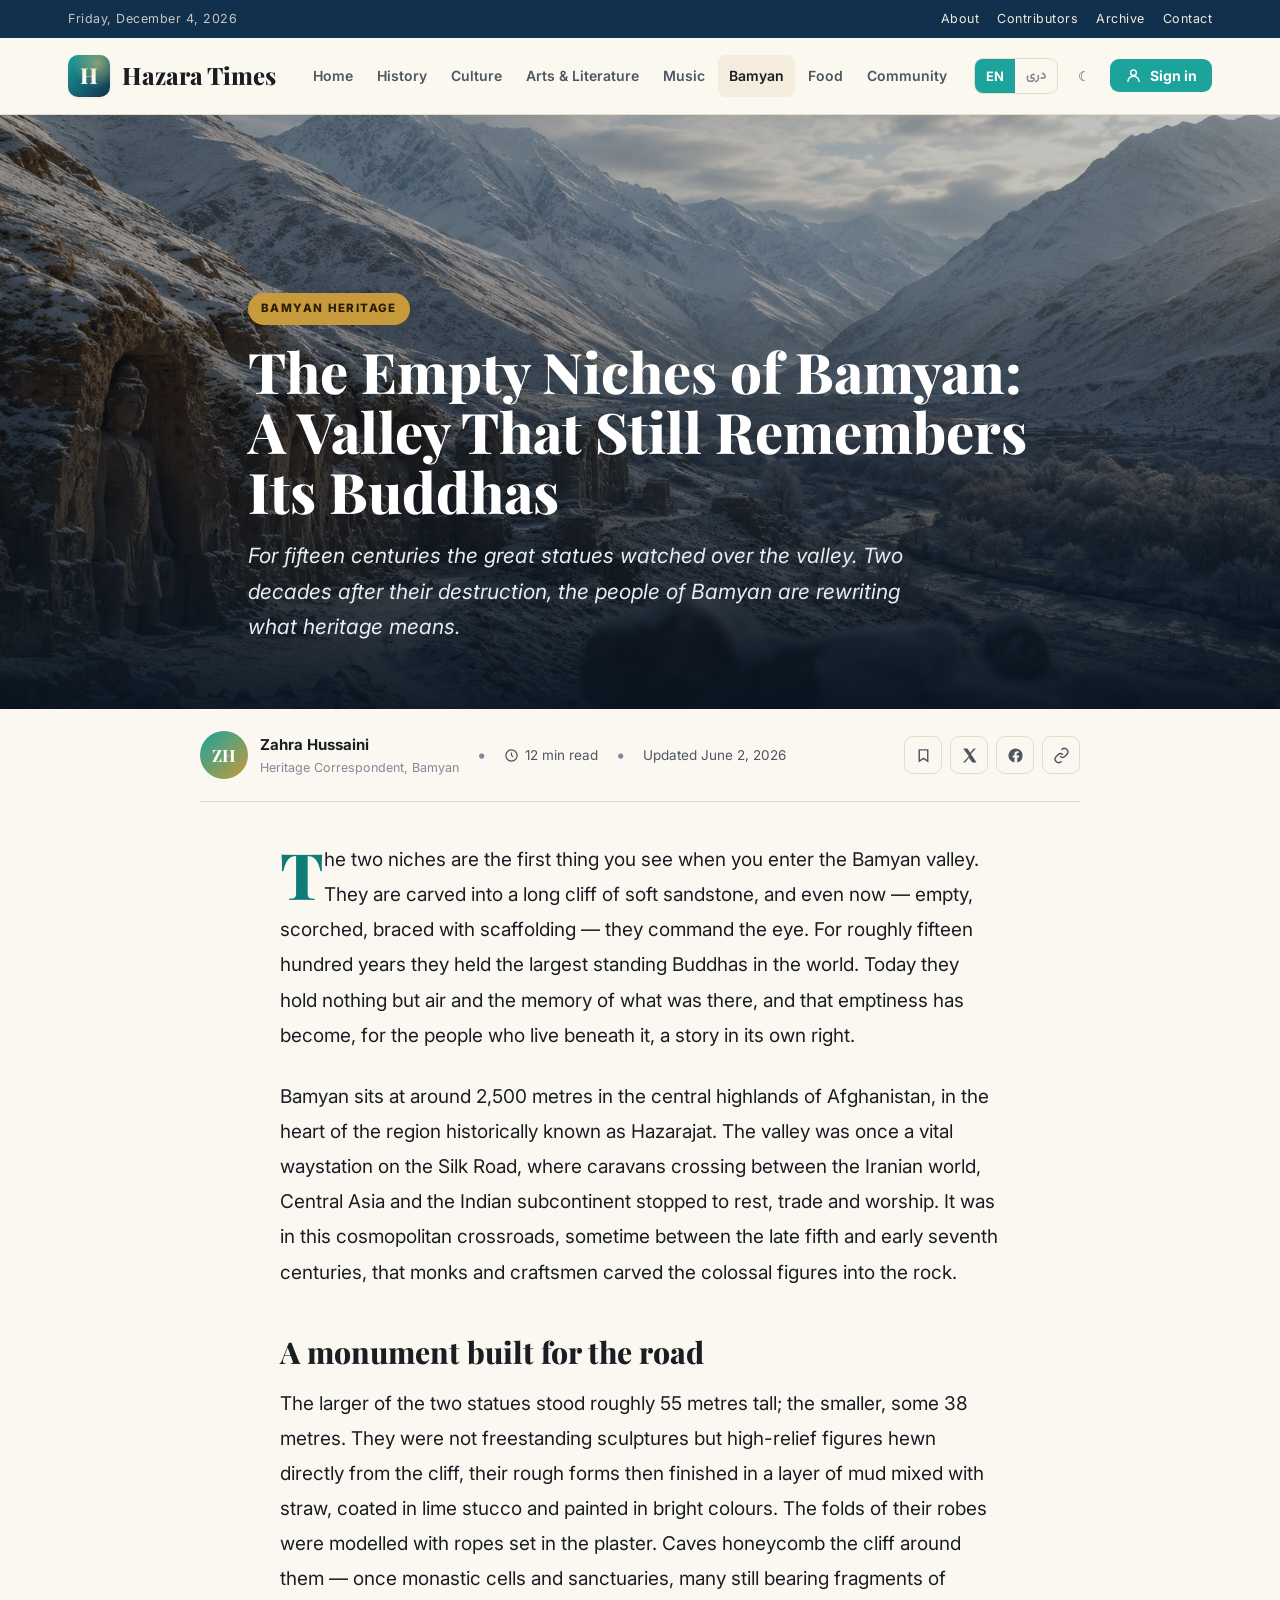
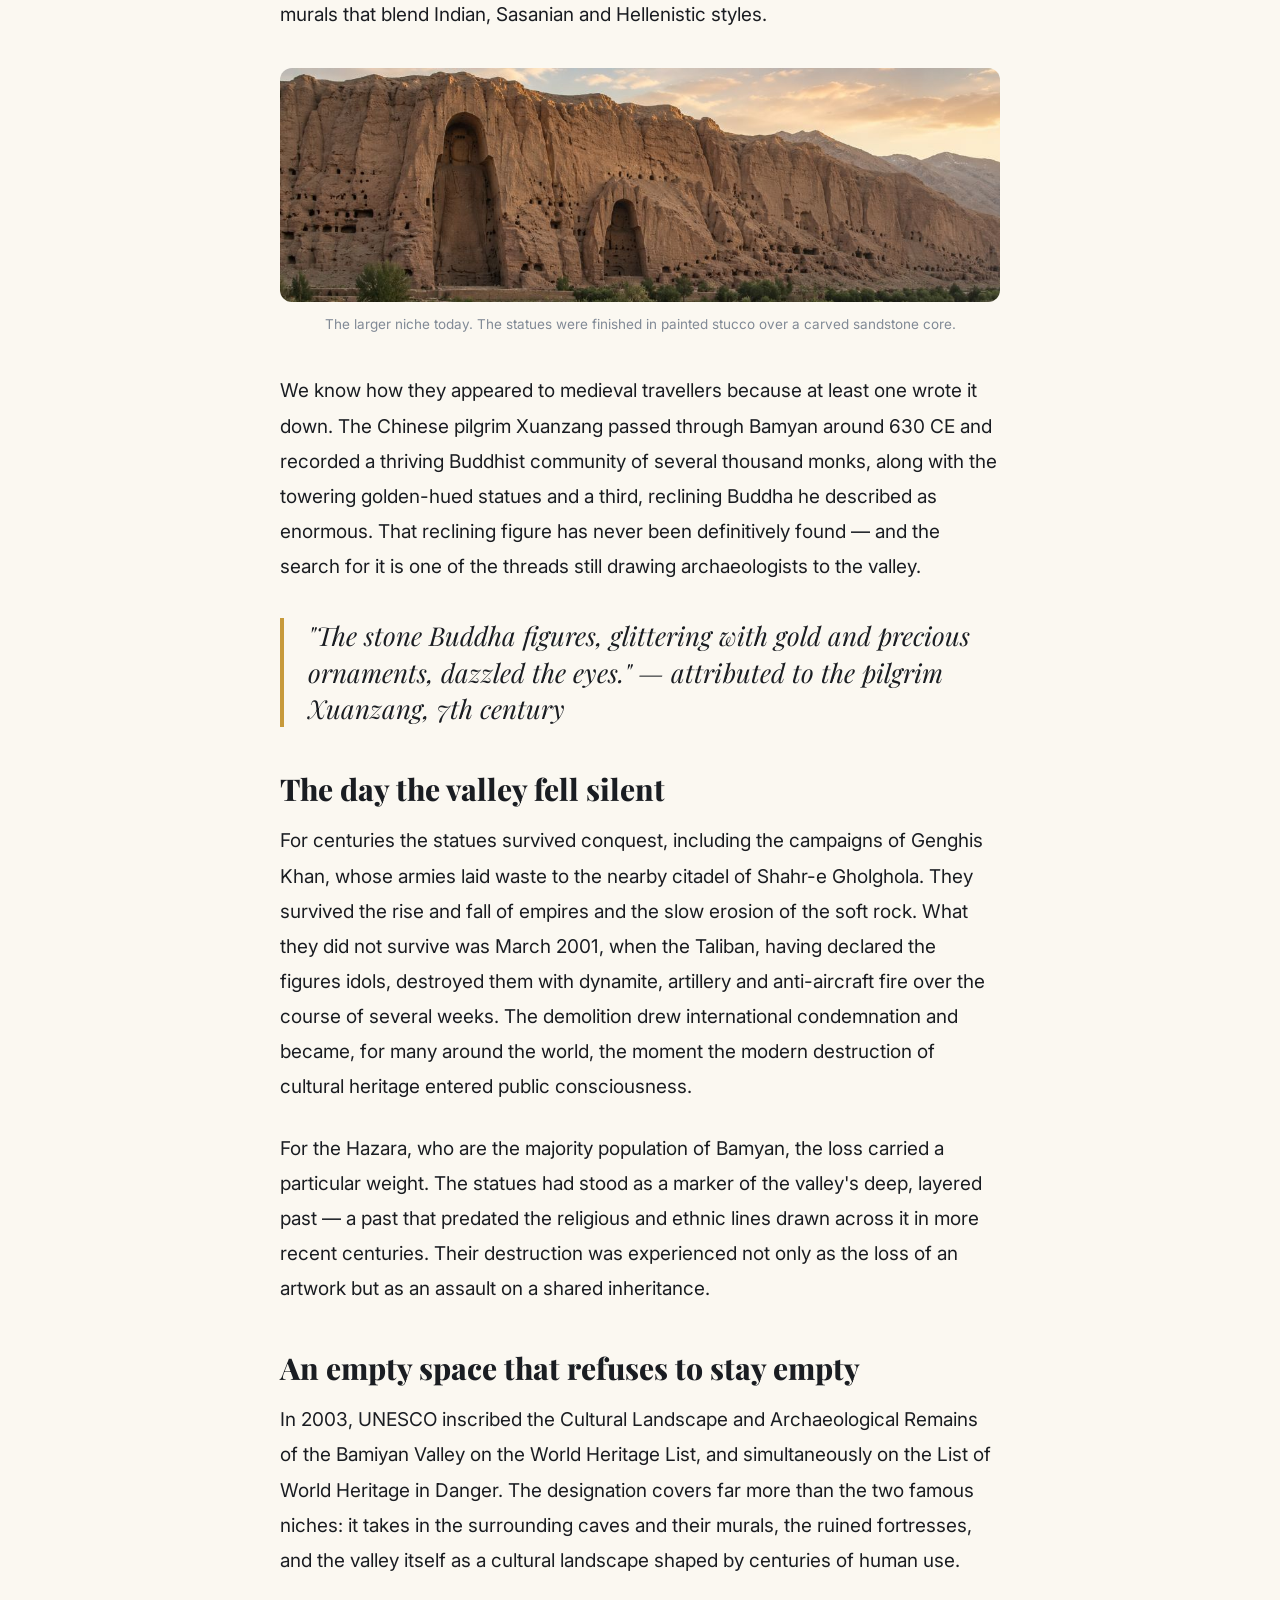
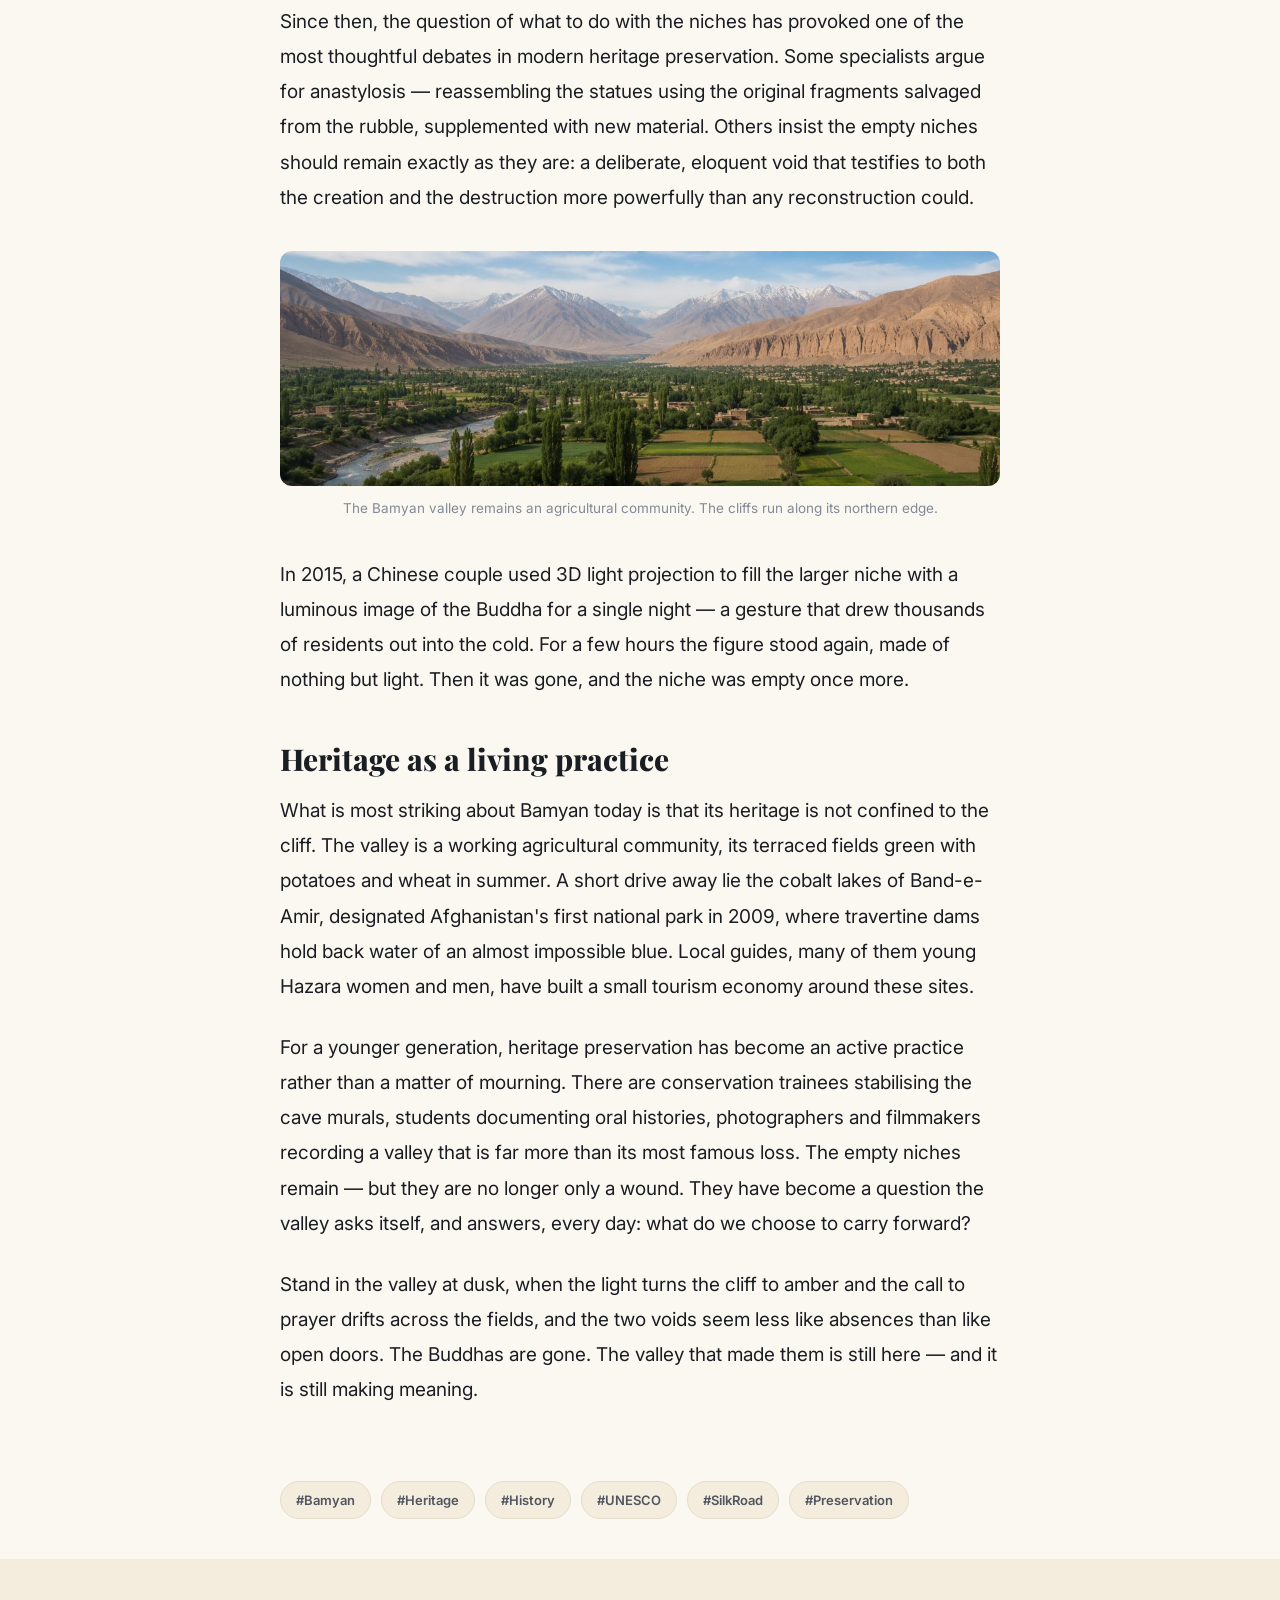
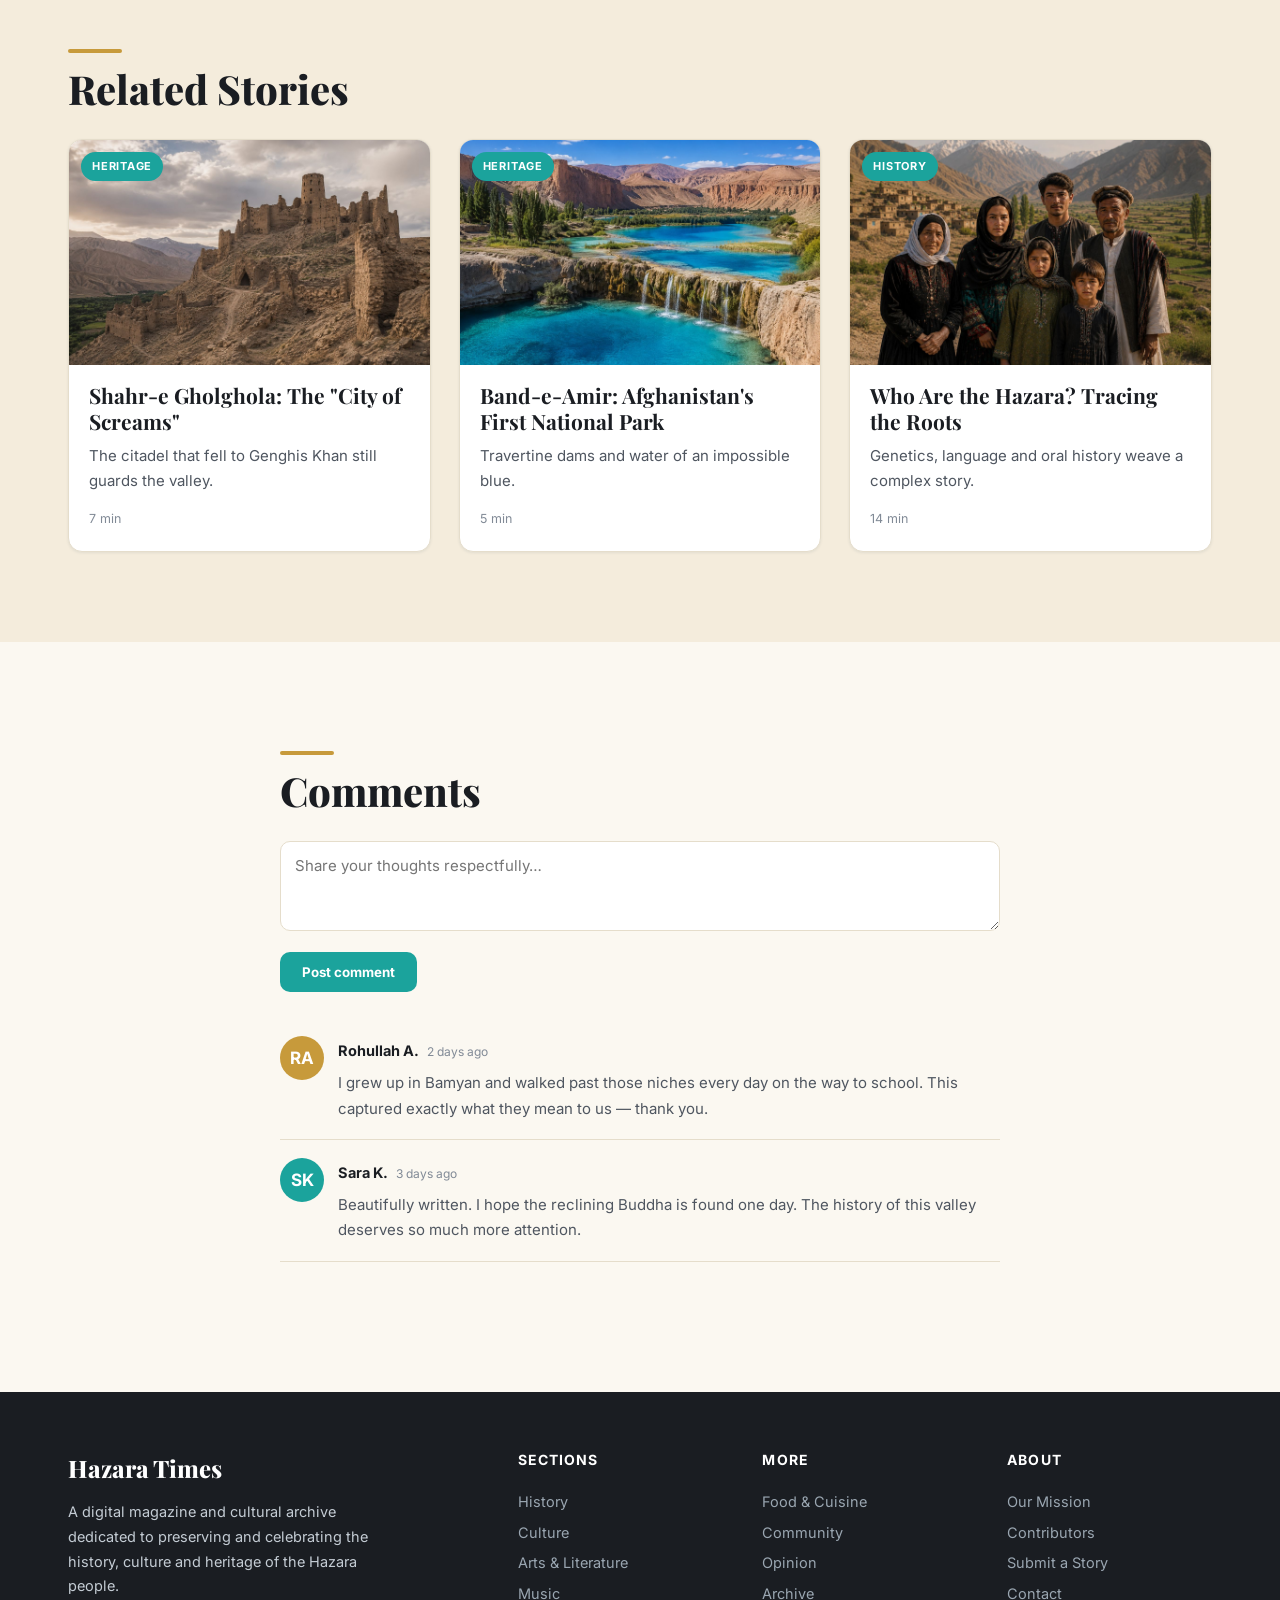
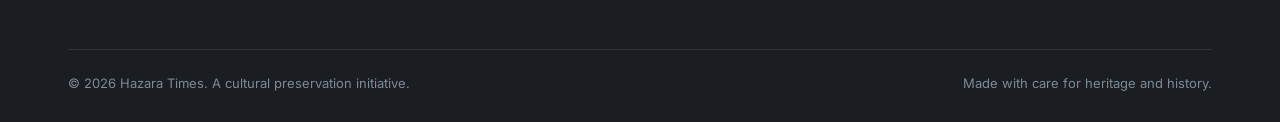
<file: article.html>
<!DOCTYPE html>
<html lang="en" dir="ltr" data-theme="light">
<head>
<meta charset="UTF-8">
<meta name="viewport" content="width=device-width, initial-scale=1.0">
<title>The Empty Niches of Bamyan — Hazara Times</title>
<meta name="description" content="For fifteen centuries the great Buddhas of Bamyan watched over the valley. Two decades after their destruction, the people of Bamyan are rewriting what heritage means.">
<meta property="og:type" content="article">
<meta property="og:title" content="The Empty Niches of Bamyan: A Valley That Still Remembers Its Buddhas">
<link rel="preconnect" href="https://fonts.googleapis.com">
<link rel="preconnect" href="https://fonts.gstatic.com" crossorigin>
<link href="https://fonts.googleapis.com/css2?family=Playfair+Display:wght@500;600;700;800;900&family=Inter:wght@400;500;600;700&family=Vazirmatn:wght@400;500;700;800&display=swap" rel="stylesheet">
<link rel="stylesheet" href="styles.css">
</head>
<body>

<div class="reading-progress"></div>

<!-- Top bar -->
<div class="topbar">
  <div class="wrap">
    <span class="date" id="today">Tuesday, June 2, 2026</span>
    <div class="links"><a href="#" data-fa="درباره">About</a><a href="#" data-fa="نویسندگان">Contributors</a><a href="#" data-fa="آرشیو">Archive</a><a href="#" data-fa="تماس">Contact</a></div>
  </div>
</div>

<!-- Header -->
<header class="site-header">
  <div class="wrap">
    <a class="brand" href="index.html">
      <span class="mark">H</span>
      <span><span class="name">Hazara Times</span><span class="tag" data-i18n="tagline">History • Culture • Identity • Heritage</span></span>
    </a>
    <nav class="nav" aria-label="Primary">
      <a href="index.html" data-i18n="nav_home">Home</a>
      <a href="history.html" data-i18n="nav_history">History</a>
      <a href="culture.html" data-i18n="nav_culture">Culture</a>
      <a href="arts.html" data-i18n="nav_arts">Arts &amp; Literature</a>
      <a href="music.html" data-i18n="nav_music">Music</a>
      <a class="active" href="bamyan.html" data-i18n="nav_bamyan">Bamyan</a>
      <a href="food.html" data-i18n="nav_food">Food</a>
      <a href="community.html" data-i18n="nav_community">Community</a>
    </nav>
    <div class="header-tools">
      <div class="lang-switch" role="group" aria-label="Language">
        <button class="active" data-lang="en" onclick="setLang('en')">EN</button>
        <button data-lang="fa" onclick="setLang('fa')">دری</button>
      </div>
      <button class="icon-btn" aria-label="Toggle dark mode" onclick="toggleTheme()"><span data-theme-icon>☾</span></button>
      <button class="icon-btn menu-toggle" aria-label="Menu" onclick="toggleDrawer()">
        <svg viewBox="0 0 24 24" fill="none" stroke="currentColor" stroke-width="2"><path d="M3 6h18M3 12h18M3 18h18"/></svg>
      </button>
    </div>
  </div>
</header>

<div class="drawer" id="drawer">
  <button class="close" onclick="toggleDrawer()" aria-label="Close">×</button>
  <a href="index.html" data-fa="خانه">Home</a><a href="history.html" data-fa="تاریخ">History</a><a href="culture.html" data-fa="فرهنگ">Culture</a>
  <a href="arts.html" data-fa="هنر و ادبیات">Arts &amp; Literature</a><a href="music.html" data-fa="موسیقی">Music</a><a href="bamyan.html" data-fa="میراث بامیان">Bamyan Heritage</a>
  <a href="food.html" data-fa="غذا">Food</a><a href="community.html" data-fa="جامعه">Community</a>
</div>

<!-- Article hero -->
<article>
<div class="article-hero">
  <div class="bg" style="background-image:url('images/bamyan-cliffs.jpg')"></div>
  <div class="scrim"></div>
  <div class="content">
    <span class="chip" data-fa="میراث بامیان">Bamyan Heritage</span>
    <h1 data-fa="نیچ‌های خالی بامیان: دره‌ای که هنوز بوداهایش را به یاد دارد">The Empty Niches of Bamyan: A Valley That Still Remembers Its Buddhas</h1>
    <p class="dek" data-fa="برای پانزده قرن مجسمه‌های بزرگ نگهبان دره بودند. دو دهه پس از تخریب آن‌ها، مردم بامیان معنای میراث را از نو می‌نویسند.">For fifteen centuries the great statues watched over the valley. Two decades after their destruction, the people of Bamyan are rewriting what heritage means.</p>
  </div>
</div>

<div class="wrap">
  <!-- meta -->
  <div class="article-meta" style="max-width:880px;margin:0 auto">
    <div class="author">
      <div class="ava">ZH</div>
      <div><div class="name">Zahra Hussaini</div><div class="role" data-fa="خبرنگار میراث، بامیان">Heritage Correspondent, Bamyan</div></div>
    </div>
    <span class="dot">•</span>
    <span class="mi"><svg width="15" height="15" viewBox="0 0 24 24" fill="none" stroke="currentColor" stroke-width="2"><circle cx="12" cy="12" r="9"/><path d="M12 7v5l3 2"/></svg> <span data-fa="۱۲ دقیقه مطالعه">12 min read</span></span>
    <span class="dot">•</span>
    <span class="mi" data-fa="به‌روزرسانی ۲ ژوئن ۲۰۲۶">Updated June 2, 2026</span>
    <div class="share">
      <button onclick="toggleBookmark(this,'bamyan-niches')" aria-label="Bookmark"><svg viewBox="0 0 24 24" fill="none" stroke="currentColor" stroke-width="2"><path d="M6 4h12v16l-6-4-6 4z"/></svg></button>
      <button onclick="shareArticle('X')" aria-label="Share on X"><svg viewBox="0 0 24 24" fill="currentColor"><path d="M18 2h3l-7 8 8 12h-6l-5-7-5 7H3l8-9L3 2h6l4 6 5-6z"/></svg></button>
      <button onclick="shareArticle('Facebook')" aria-label="Share on Facebook"><svg viewBox="0 0 24 24" fill="currentColor"><path d="M22 12a10 10 0 1 0-11.5 9.9v-7H8v-2.9h2.5V9.8c0-2.5 1.5-3.9 3.8-3.9 1.1 0 2.2.2 2.2.2v2.5h-1.3c-1.2 0-1.6.8-1.6 1.6V12H17l-.4 2.9h-2.1v7A10 10 0 0 0 22 12z"/></svg></button>
      <button onclick="shareArticle('')" aria-label="Copy link"><svg viewBox="0 0 24 24" fill="none" stroke="currentColor" stroke-width="2"><path d="M10 13a5 5 0 0 0 7 0l3-3a5 5 0 0 0-7-7l-1 1"/><path d="M14 11a5 5 0 0 0-7 0l-3 3a5 5 0 0 0 7 7l1-1"/></svg></button>
    </div>
  </div>

  <!-- body -->
  <div class="article-body">
    <p>The two niches are the first thing you see when you enter the Bamyan valley. They are carved into a long cliff of soft sandstone, and even now — empty, scorched, braced with scaffolding — they command the eye. For roughly fifteen hundred years they held the largest standing Buddhas in the world. Today they hold nothing but air and the memory of what was there, and that emptiness has become, for the people who live beneath it, a story in its own right.</p>

    <p>Bamyan sits at around 2,500 metres in the central highlands of Afghanistan, in the heart of the region historically known as Hazarajat. The valley was once a vital waystation on the Silk Road, where caravans crossing between the Iranian world, Central Asia and the Indian subcontinent stopped to rest, trade and worship. It was in this cosmopolitan crossroads, sometime between the late fifth and early seventh centuries, that monks and craftsmen carved the colossal figures into the rock.</p>

    <h2>A monument built for the road</h2>

    <p>The larger of the two statues stood roughly 55 metres tall; the smaller, some 38 metres. They were not freestanding sculptures but high-relief figures hewn directly from the cliff, their rough forms then finished in a layer of mud mixed with straw, coated in lime stucco and painted in bright colours. The folds of their robes were modelled with ropes set in the plaster. Caves honeycomb the cliff around them — once monastic cells and sanctuaries, many still bearing fragments of murals that blend Indian, Sasanian and Hellenistic styles.</p>

    <figure>
      <img src="images/bamyan-niche-detail.jpg" alt="Sandstone cliff face with a large empty niche where a statue once stood">
      <figcaption>The larger niche today. The statues were finished in painted stucco over a carved sandstone core.</figcaption>
    </figure>

    <p>We know how they appeared to medieval travellers because at least one wrote it down. The Chinese pilgrim Xuanzang passed through Bamyan around 630 CE and recorded a thriving Buddhist community of several thousand monks, along with the towering golden-hued statues and a third, reclining Buddha he described as enormous. That reclining figure has never been definitively found — and the search for it is one of the threads still drawing archaeologists to the valley.</p>

    <blockquote>"The stone Buddha figures, glittering with gold and precious ornaments, dazzled the eyes." — attributed to the pilgrim Xuanzang, 7th century</blockquote>

    <h2>The day the valley fell silent</h2>

    <p>For centuries the statues survived conquest, including the campaigns of Genghis Khan, whose armies laid waste to the nearby citadel of Shahr-e Gholghola. They survived the rise and fall of empires and the slow erosion of the soft rock. What they did not survive was March 2001, when the Taliban, having declared the figures idols, destroyed them with dynamite, artillery and anti-aircraft fire over the course of several weeks. The demolition drew international condemnation and became, for many around the world, the moment the modern destruction of cultural heritage entered public consciousness.</p>

    <p>For the Hazara, who are the majority population of Bamyan, the loss carried a particular weight. The statues had stood as a marker of the valley's deep, layered past — a past that predated the religious and ethnic lines drawn across it in more recent centuries. Their destruction was experienced not only as the loss of an artwork but as an assault on a shared inheritance.</p>

    <h2>An empty space that refuses to stay empty</h2>

    <p>In 2003, UNESCO inscribed the Cultural Landscape and Archaeological Remains of the Bamiyan Valley on the World Heritage List, and simultaneously on the List of World Heritage in Danger. The designation covers far more than the two famous niches: it takes in the surrounding caves and their murals, the ruined fortresses, and the valley itself as a cultural landscape shaped by centuries of human use.</p>

    <p>Since then, the question of what to do with the niches has provoked one of the most thoughtful debates in modern heritage preservation. Some specialists argue for anastylosis — reassembling the statues using the original fragments salvaged from the rubble, supplemented with new material. Others insist the empty niches should remain exactly as they are: a deliberate, eloquent void that testifies to both the creation and the destruction more powerfully than any reconstruction could.</p>

    <figure>
      <img src="images/bamyan-valley-wide.jpg" alt="Wide view of the Bamyan valley with green fields and mountains">
      <figcaption>The Bamyan valley remains an agricultural community. The cliffs run along its northern edge.</figcaption>
    </figure>

    <p>In 2015, a Chinese couple used 3D light projection to fill the larger niche with a luminous image of the Buddha for a single night — a gesture that drew thousands of residents out into the cold. For a few hours the figure stood again, made of nothing but light. Then it was gone, and the niche was empty once more.</p>

    <h2>Heritage as a living practice</h2>

    <p>What is most striking about Bamyan today is that its heritage is not confined to the cliff. The valley is a working agricultural community, its terraced fields green with potatoes and wheat in summer. A short drive away lie the cobalt lakes of Band-e-Amir, designated Afghanistan's first national park in 2009, where travertine dams hold back water of an almost impossible blue. Local guides, many of them young Hazara women and men, have built a small tourism economy around these sites.</p>

    <p>For a younger generation, heritage preservation has become an active practice rather than a matter of mourning. There are conservation trainees stabilising the cave murals, students documenting oral histories, photographers and filmmakers recording a valley that is far more than its most famous loss. The empty niches remain — but they are no longer only a wound. They have become a question the valley asks itself, and answers, every day: what do we choose to carry forward?</p>

    <p>Stand in the valley at dusk, when the light turns the cliff to amber and the call to prayer drifts across the fields, and the two voids seem less like absences than like open doors. The Buddhas are gone. The valley that made them is still here — and it is still making meaning.</p>
  </div>

  <!-- tags -->
  <div class="tag-row">
    <a class="tag" href="bamyan.html">#Bamyan</a>
    <a class="tag" href="bamyan.html">#Heritage</a>
    <a class="tag" href="history.html">#History</a>
    <a class="tag" href="bamyan.html">#UNESCO</a>
    <a class="tag" href="bamyan.html">#SilkRoad</a>
    <a class="tag" href="bamyan.html">#Preservation</a>
  </div>
</div>
</article>

<!-- Related -->
<section class="block" style="background:var(--bg-muted)">
  <div class="wrap">
    <div class="section-head"><div><div class="bar"></div><h2 data-fa="داستان‌های مرتبط">Related Stories</h2></div></div>
    <div class="grid cols-3">
      <a class="card" href="article.html">
        <div class="thumb"><span class="cat" data-fa="میراث">Heritage</span><img src="images/shahr-e-gholghola.jpg" alt="Ancient citadel ruins"></div>
        <div class="body"><h3 data-fa="شهر غلغله: «شهر فریادها»">Shahr-e Gholghola: The "City of Screams"</h3><p data-fa="دژی که به دست چنگیزخان سقوط کرد، هنوز نگهبان دره است.">The citadel that fell to Genghis Khan still guards the valley.</p><div class="meta"><span data-fa="۷ دقیقه">7 min</span></div></div>
      </a>
      <a class="card" href="article.html">
        <div class="thumb"><span class="cat">Heritage</span><img src="images/band-e-amir.jpg" alt="Blue lakes of Band-e-Amir"></div>
        <div class="body"><h3 data-fa="بند امیر: نخستین پارک ملی افغانستان">Band-e-Amir: Afghanistan's First National Park</h3><p data-fa="سدهای تراورتنی و آبی که آبی‌اش باورنکردنی است.">Travertine dams and water of an impossible blue.</p><div class="meta"><span data-fa="۵ دقیقه">5 min</span></div></div>
      </a>
      <a class="card" href="article.html">
        <div class="thumb"><span class="cat" data-fa="تاریخ">History</span><img src="images/hazarajat-land.jpg" alt="Highland landscape"></div>
        <div class="body"><h3 data-fa="هزاره‌ها کیستند؟ ردیابی ریشه‌ها">Who Are the Hazara? Tracing the Roots</h3><p data-fa="ژنتیک، زبان و تاریخ شفاهی داستانی پیچیده می‌بافند.">Genetics, language and oral history weave a complex story.</p><div class="meta"><span data-fa="۱۴ دقیقه">14 min</span></div></div>
      </a>
    </div>
  </div>
</section>

<!-- Comments -->
<section class="block wrap">
  <div class="comments">
    <div class="section-head"><div><div class="bar"></div><h2 data-fa="دیدگاه‌ها">Comments</h2></div></div>
    <form class="comment-form" onsubmit="return postComment(event)" style="margin-bottom:26px">
      <textarea placeholder="Share your thoughts respectfully…" data-fa-ph="نظر خود را با احترام بنویسید…" aria-label="Your comment"></textarea>
      <div style="margin-top:12px"><button class="btn" type="submit" data-fa="ارسال دیدگاه">Post comment</button></div>
    </form>
    <div id="comment-list">
      <div class="comment">
        <div class="ava" style="background:var(--gold)">RA</div>
        <div><div><span class="name">Rohullah A.</span><span class="time" data-fa="۲ روز پیش">2 days ago</span></div>
        <p>I grew up in Bamyan and walked past those niches every day on the way to school. This captured exactly what they mean to us — thank you.</p></div>
      </div>
      <div class="comment">
        <div class="ava" style="background:var(--turquoise)">SK</div>
        <div><div><span class="name">Sara K.</span><span class="time" data-fa="۳ روز پیش">3 days ago</span></div>
        <p>Beautifully written. I hope the reclining Buddha is found one day. The history of this valley deserves so much more attention.</p></div>
      </div>
    </div>
  </div>
</section>

<!-- Footer -->
<footer class="site-footer">
  <div class="wrap">
    <div class="footer-grid">
      <div class="footer-brand">
        <div class="name">Hazara Times</div>
        <p data-fa="مجله‌ای دیجیتال و آرشیوی فرهنگی، وقفِ حفظ و گرامیداشتِ تاریخ، فرهنگ و میراث مردم هزاره.">A digital magazine and cultural archive dedicated to preserving and celebrating the history, culture and heritage of the Hazara people.</p>
      </div>
      <div><h4 data-fa="بخش‌ها">Sections</h4><a href="history.html" data-fa="تاریخ">History</a><br><a href="culture.html" data-fa="فرهنگ">Culture</a><br><a href="arts.html" data-fa="هنر و ادبیات">Arts &amp; Literature</a><br><a href="music.html" data-fa="موسیقی">Music</a></div>
      <div><h4 data-fa="بیشتر">More</h4><a href="food.html" data-fa="غذا و آشپزی">Food &amp; Cuisine</a><br><a href="community.html" data-fa="جامعه">Community</a><br><a href="bamyan.html" data-fa="دیدگاه">Opinion</a><br><a href="#" data-fa="آرشیو">Archive</a></div>
      <div><h4 data-fa="درباره">About</h4><a href="#" data-fa="مأموریت ما">Our Mission</a><br><a href="#" data-fa="نویسندگان">Contributors</a><br><a href="#" data-fa="ارسال داستان">Submit a Story</a><br><a href="#" data-fa="تماس">Contact</a></div>
    </div>
    <div class="footer-bottom">
      <span data-fa="© ۲۰۲۶ هزاره تایمز. ابتکاری برای حفظ فرهنگ.">© 2026 Hazara Times. A cultural preservation initiative.</span>
      <span data-fa="ساخته‌شده با مهر برای میراث و تاریخ.">Made with care for heritage and history.</span>
    </div>
  </div>
</footer>

<script src="app.js"></script>
</body>
</html>
</file>
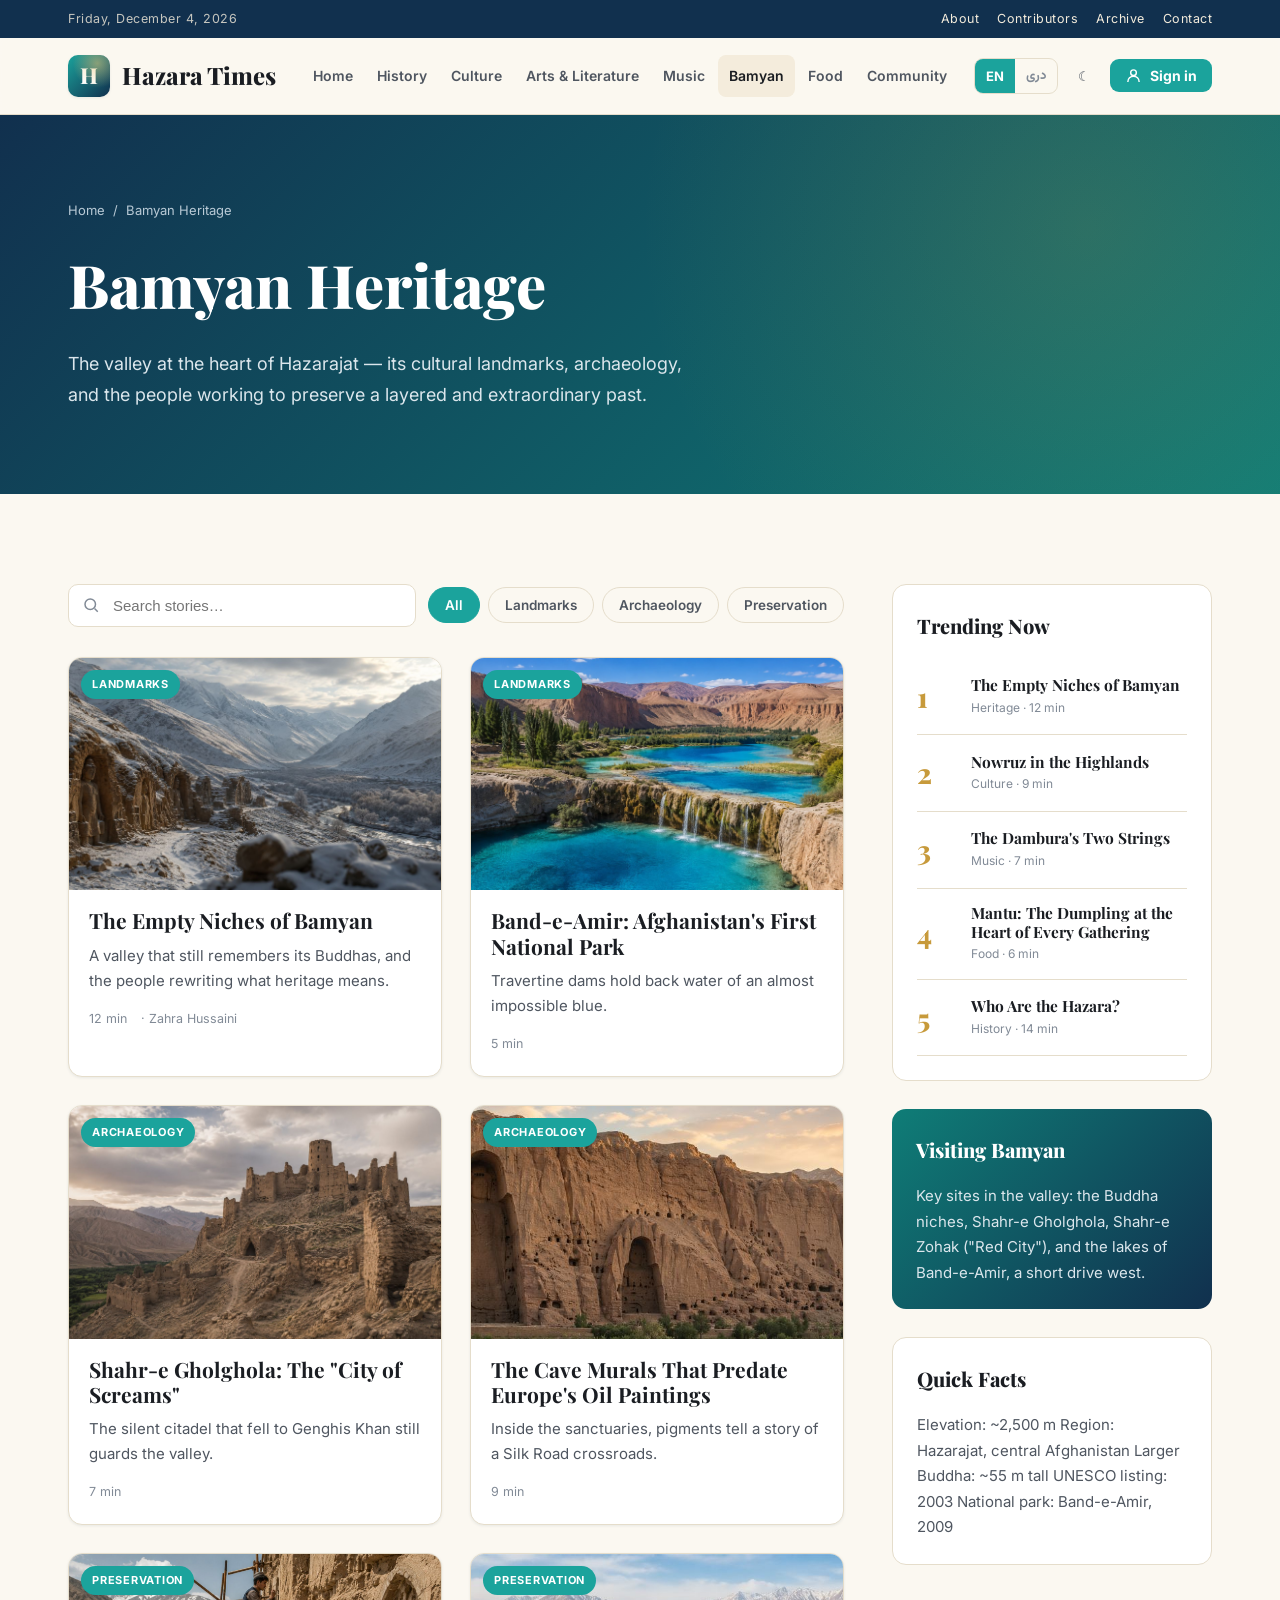
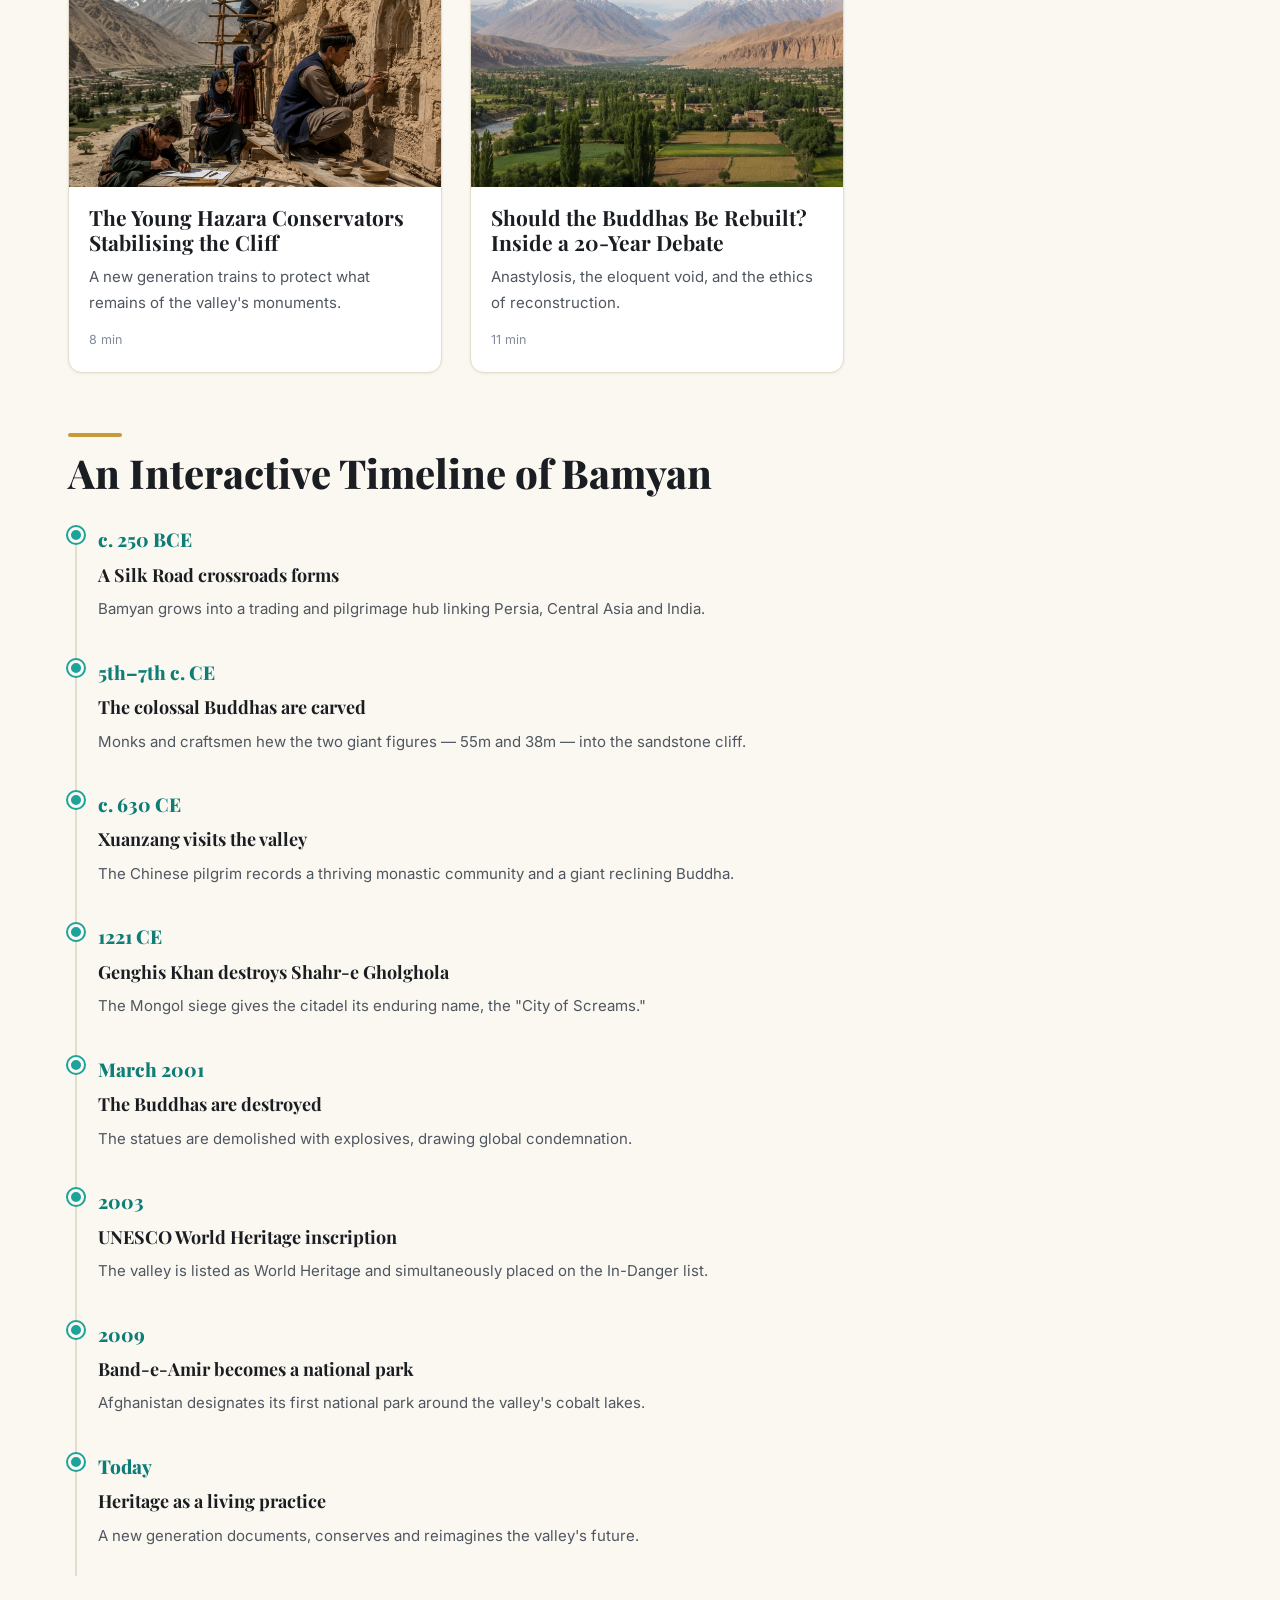
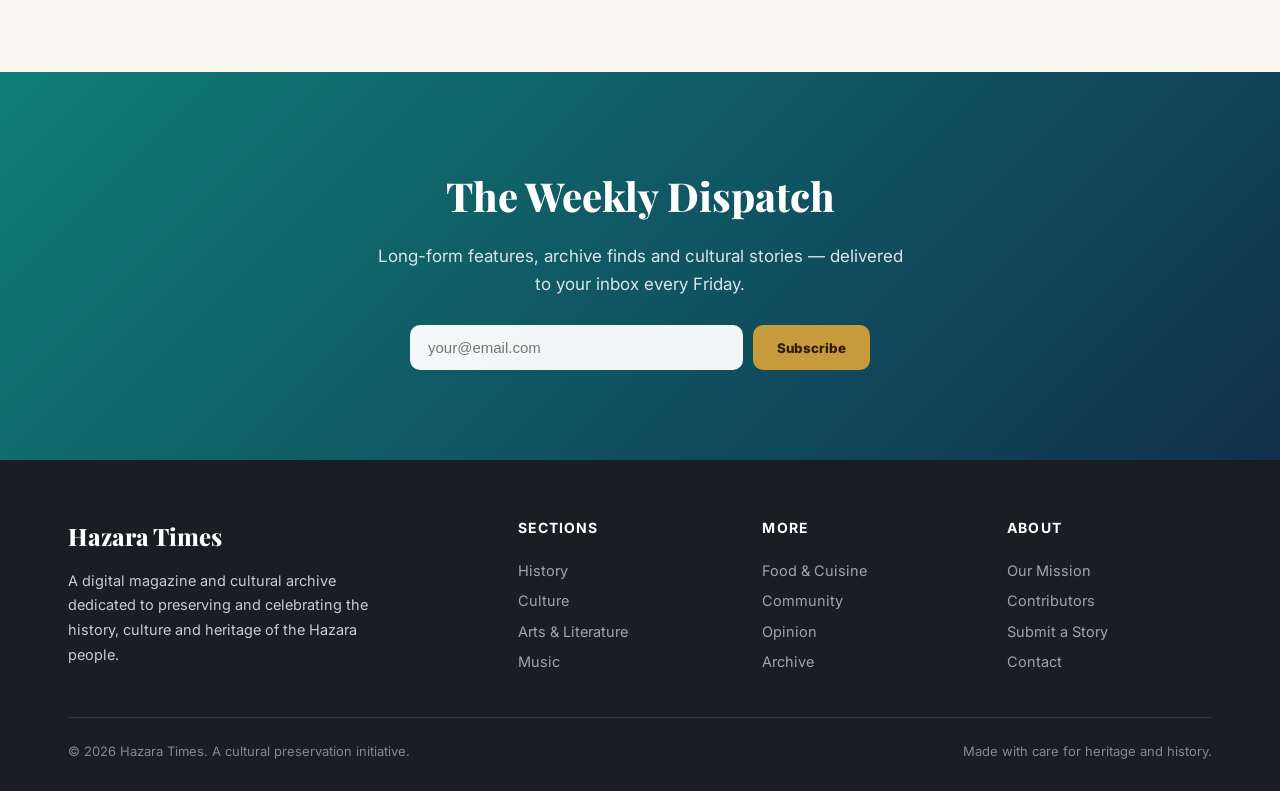
<file: bamyan.html>
<!DOCTYPE html>
<html lang="en" dir="ltr" data-theme="light">
<head>
<meta charset="UTF-8">
<meta name="viewport" content="width=device-width, initial-scale=1.0">
<title>Bamyan Heritage — Hazara Times</title>
<meta name="description" content="Stories from the Bamyan valley: cultural landmarks, archaeology, heritage preservation, and an interactive timeline of central Afghanistan's highland history.">
<link rel="preconnect" href="https://fonts.googleapis.com">
<link rel="preconnect" href="https://fonts.gstatic.com" crossorigin>
<link href="https://fonts.googleapis.com/css2?family=Playfair+Display:wght@500;600;700;800;900&family=Inter:wght@400;500;600;700&family=Vazirmatn:wght@400;500;700;800&display=swap" rel="stylesheet">
<link rel="stylesheet" href="styles.css">
</head>
<body>

<div class="topbar">
  <div class="wrap">
    <span class="date" id="today">Tuesday, June 2, 2026</span>
    <div class="links"><a href="#" data-fa="درباره">About</a><a href="#" data-fa="نویسندگان">Contributors</a><a href="#" data-fa="آرشیو">Archive</a><a href="#" data-fa="تماس">Contact</a></div>
  </div>
</div>

<header class="site-header">
  <div class="wrap">
    <a class="brand" href="index.html">
      <span class="mark">H</span>
      <span><span class="name">Hazara Times</span><span class="tag" data-i18n="tagline">History • Culture • Identity • Heritage</span></span>
    </a>
    <nav class="nav" aria-label="Primary">
      <a href="index.html" data-i18n="nav_home">Home</a>
      <a href="history.html" data-i18n="nav_history">History</a>
      <a href="culture.html" data-i18n="nav_culture">Culture</a>
      <a href="arts.html" data-i18n="nav_arts">Arts &amp; Literature</a>
      <a href="music.html" data-i18n="nav_music">Music</a>
      <a class="active" href="bamyan.html" data-i18n="nav_bamyan">Bamyan</a>
      <a href="food.html" data-i18n="nav_food">Food</a>
      <a href="community.html" data-i18n="nav_community">Community</a>
    </nav>
    <div class="header-tools">
      <div class="lang-switch" role="group" aria-label="Language">
        <button class="active" data-lang="en" onclick="setLang('en')">EN</button>
        <button data-lang="fa" onclick="setLang('fa')">دری</button>
      </div>
      <button class="icon-btn" aria-label="Toggle dark mode" onclick="toggleTheme()"><span data-theme-icon>☾</span></button>
      <button class="icon-btn menu-toggle" aria-label="Menu" onclick="toggleDrawer()">
        <svg viewBox="0 0 24 24" fill="none" stroke="currentColor" stroke-width="2"><path d="M3 6h18M3 12h18M3 18h18"/></svg>
      </button>
    </div>
  </div>
</header>

<div class="drawer" id="drawer">
  <button class="close" onclick="toggleDrawer()" aria-label="Close">×</button>
  <a href="index.html" data-fa="خانه">Home</a><a href="history.html" data-fa="تاریخ">History</a><a href="culture.html" data-fa="فرهنگ">Culture</a>
  <a href="arts.html" data-fa="هنر و ادبیات">Arts &amp; Literature</a><a href="music.html" data-fa="موسیقی">Music</a><a href="bamyan.html" data-fa="میراث بامیان">Bamyan Heritage</a>
  <a href="food.html" data-fa="غذا">Food</a><a href="community.html" data-fa="جامعه">Community</a>
</div>

<!-- Page hero -->
<section class="page-hero">
  <div class="wrap">
    <div class="breadcrumb"><a href="index.html" data-fa="خانه">Home</a> <span>/</span> <span data-fa="میراث بامیان">Bamyan Heritage</span></div>
    <h1 data-fa="میراث بامیان">Bamyan Heritage</h1>
    <p data-fa="دره‌ای در قلب هزارستان — بناهای فرهنگی، باستان‌شناسی و مردمانی که برای حفظ گذشته‌ای لایه‌لایه و شگفت‌انگیز می‌کوشند.">The valley at the heart of Hazarajat — its cultural landmarks, archaeology, and the people working to preserve a layered and extraordinary past.</p>
  </div>
</section>

<section class="block wrap">
  <div class="layout-2col">
    <!-- main column -->
    <div>
      <!-- toolbar -->
      <div class="toolbar">
        <div class="search-box">
          <svg viewBox="0 0 24 24" fill="none" stroke="currentColor" stroke-width="2"><circle cx="11" cy="11" r="7"/><path d="m21 21-4.3-4.3"/></svg>
          <input type="search" placeholder="Search stories…" data-fa-ph="جست‌وجوی داستان‌ها…" aria-label="Search stories" oninput="searchCards(this.value)">
        </div>
        <div class="filters">
          <button class="active" onclick="filterCards('all',this)" data-fa="همه">All</button>
          <button onclick="filterCards('landmarks',this)" data-fa="بناها">Landmarks</button>
          <button onclick="filterCards('archaeology',this)" data-fa="باستان‌شناسی">Archaeology</button>
          <button onclick="filterCards('preservation',this)" data-fa="حفاظت">Preservation</button>
        </div>
      </div>

      <div class="grid cols-2">
        <a class="card" href="article.html" data-cat="landmarks">
          <div class="thumb"><span class="cat" data-fa="بناها">Landmarks</span><img src="images/bamyan-cliffs.jpg" alt="Empty Buddha niche in the Bamyan cliff"></div>
          <div class="body"><h3 data-fa="نیچ‌های خالی بامیان">The Empty Niches of Bamyan</h3><p data-fa="دره‌ای که هنوز بوداهایش را به یاد دارد، و مردمانی که معنای میراث را از نو می‌نویسند.">A valley that still remembers its Buddhas, and the people rewriting what heritage means.</p><div class="meta"><span data-fa="۱۲ دقیقه">12 min</span><span data-fa="· زهرا حسینی">· Zahra Hussaini</span></div></div>
        </a>
        <a class="card" href="article.html" data-cat="landmarks">
          <div class="thumb"><span class="cat">Landmarks</span><img src="images/band-e-amir.jpg" alt="Blue lakes of Band-e-Amir"></div>
          <div class="body"><h3 data-fa="بند امیر: نخستین پارک ملی افغانستان">Band-e-Amir: Afghanistan's First National Park</h3><p data-fa="سدهای تراورتنی آبی را نگه می‌دارند که آبی‌اش تقریباً باورنکردنی است.">Travertine dams hold back water of an almost impossible blue.</p><div class="meta"><span data-fa="۵ دقیقه">5 min</span></div></div>
        </a>
        <a class="card" href="article.html" data-cat="archaeology">
          <div class="thumb"><span class="cat" data-fa="باستان‌شناسی">Archaeology</span><img src="images/shahr-e-gholghola.jpg" alt="Ruins of an ancient citadel"></div>
          <div class="body"><h3 data-fa="شهر غلغله: «شهر فریادها»">Shahr-e Gholghola: The "City of Screams"</h3><p data-fa="دژ خاموشی که به دست چنگیزخان سقوط کرد، هنوز نگهبان دره است.">The silent citadel that fell to Genghis Khan still guards the valley.</p><div class="meta"><span data-fa="۷ دقیقه">7 min</span></div></div>
        </a>
        <a class="card" href="article.html" data-cat="archaeology">
          <div class="thumb"><span class="cat">Archaeology</span><img src="images/bamyan-niche-detail.jpg" alt="Cave murals in the cliff"></div>
          <div class="body"><h3 data-fa="نقاشی‌های دیواری غارها که از نقاشی‌های رنگ‌روغنِ اروپا کهن‌ترند">The Cave Murals That Predate Europe's Oil Paintings</h3><p data-fa="درون نیایشگاه‌ها، رنگ‌دانه‌ها داستانِ چهارراهِ جاده‌ی ابریشم را روایت می‌کنند.">Inside the sanctuaries, pigments tell a story of a Silk Road crossroads.</p><div class="meta"><span data-fa="۹ دقیقه">9 min</span></div></div>
        </a>
        <a class="card" href="article.html" data-cat="preservation">
          <div class="thumb"><span class="cat" data-fa="حفاظت">Preservation</span><img src="images/conservation-work.jpg" alt="Conservators working on a wall"></div>
          <div class="body"><h3 data-fa="حافظان جوان هزاره که صخره را پایدار می‌کنند">The Young Hazara Conservators Stabilising the Cliff</h3><p data-fa="نسلی نو آموزش می‌بیند تا از آنچه از بناهای دره مانده محافظت کند.">A new generation trains to protect what remains of the valley's monuments.</p><div class="meta"><span data-fa="۸ دقیقه">8 min</span></div></div>
        </a>
        <a class="card" href="article.html" data-cat="preservation">
          <div class="thumb"><span class="cat">Preservation</span><img src="images/bamyan-valley-wide.jpg" alt="Bamyan valley landscape"></div>
          <div class="body"><h3 data-fa="آیا بوداها باید بازسازی شوند؟ نگاهی به مناقشه‌ای بیست‌ساله">Should the Buddhas Be Rebuilt? Inside a 20-Year Debate</h3><p data-fa="آناستیلوزیس، خلأِ گویا، و اخلاقِ بازسازی.">Anastylosis, the eloquent void, and the ethics of reconstruction.</p><div class="meta"><span data-fa="۱۱ دقیقه">11 min</span></div></div>
        </a>
      </div>

      <!-- Interactive timeline -->
      <div style="margin-top:60px">
        <div class="section-head"><div><div class="bar"></div><h2 data-fa="گاه‌شمار تعاملی بامیان">An Interactive Timeline of Bamyan</h2></div></div>
        <div class="timeline">
          <div class="tl-item"><div class="yr" data-fa="حدود ۲۵۰ پ.م">c. 250 BCE</div><h4 data-fa="چهارراهی بر جاده‌ی ابریشم شکل می‌گیرد">A Silk Road crossroads forms</h4><p data-fa="بامیان به کانون تجارت و زیارت پیونددهنده‌ی پارس، آسیای میانه و هند بدل می‌شود.">Bamyan grows into a trading and pilgrimage hub linking Persia, Central Asia and India.</p></div>
          <div class="tl-item"><div class="yr" data-fa="سده‌ی ۵ تا ۷ م">5th–7th c. CE</div><h4 data-fa="بوداهای غول‌پیکر تراشیده می‌شوند">The colossal Buddhas are carved</h4><p data-fa="راهبان و صنعتگران دو پیکر غول‌آسا — ۵۵ و ۳۸ متر — را در صخره‌ی ماسه‌سنگی می‌تراشند.">Monks and craftsmen hew the two giant figures — 55m and 38m — into the sandstone cliff.</p></div>
          <div class="tl-item"><div class="yr" data-fa="حدود ۶۳۰ م">c. 630 CE</div><h4 data-fa="شوان‌زانگ از دره دیدن می‌کند">Xuanzang visits the valley</h4><p data-fa="زائر چینی از جامعه‌ای پررونق از راهبان و یک بودای خوابیده‌ی غول‌پیکر یاد می‌کند.">The Chinese pilgrim records a thriving monastic community and a giant reclining Buddha.</p></div>
          <div class="tl-item"><div class="yr" data-fa="۱۲۲۱ م">1221 CE</div><h4 data-fa="چنگیزخان شهر غلغله را ویران می‌کند">Genghis Khan destroys Shahr-e Gholghola</h4><p data-fa="محاصره‌ی مغول‌ها نام ماندگار «شهر فریادها» را بر این دژ می‌نهد.">The Mongol siege gives the citadel its enduring name, the "City of Screams."</p></div>
          <div class="tl-item"><div class="yr" data-fa="مارس ۲۰۰۱">March 2001</div><h4 data-fa="بوداها تخریب می‌شوند">The Buddhas are destroyed</h4><p data-fa="مجسمه‌ها با مواد منفجره ویران می‌شوند و محکومیت جهانی را برمی‌انگیزند.">The statues are demolished with explosives, drawing global condemnation.</p></div>
          <div class="tl-item"><div class="yr" data-fa="۲۰۰۳">2003</div><h4 data-fa="ثبت در میراث جهانی یونسکو">UNESCO World Heritage inscription</h4><p data-fa="دره در فهرست میراث جهانی و هم‌زمان در فهرست در خطر ثبت می‌شود.">The valley is listed as World Heritage and simultaneously placed on the In-Danger list.</p></div>
          <div class="tl-item"><div class="yr" data-fa="۲۰۰۹">2009</div><h4 data-fa="بند امیر پارک ملی می‌شود">Band-e-Amir becomes a national park</h4><p data-fa="افغانستان نخستین پارک ملی خود را پیرامون دریاچه‌های لاجوردی دره تعیین می‌کند.">Afghanistan designates its first national park around the valley's cobalt lakes.</p></div>
          <div class="tl-item"><div class="yr" data-fa="امروز">Today</div><h4 data-fa="میراث به‌مثابه‌ی کرداری زنده">Heritage as a living practice</h4><p data-fa="نسلی نو آینده‌ی دره را مستند، حفظ و بازتصور می‌کند.">A new generation documents, conserves and reimagines the valley's future.</p></div>
        </div>
      </div>
    </div>

    <!-- sidebar -->
    <aside>
      <div class="sidebar-card">
        <h3 data-fa="پرطرفدار اکنون">Trending Now</h3>
        <ul class="trending-list">
          <li><a href="article.html"><div><h4 data-fa="نیچ‌های خالی بامیان">The Empty Niches of Bamyan</h4><div class="m" data-fa="میراث · ۱۲ دقیقه">Heritage · 12 min</div></div></a></li>
          <li><a href="article.html"><div><h4 data-fa="نوروز در ارتفاعات">Nowruz in the Highlands</h4><div class="m" data-fa="فرهنگ · ۹ دقیقه">Culture · 9 min</div></div></a></li>
          <li><a href="article.html"><div><h4 data-fa="دو تار دمبوره">The Dambura's Two Strings</h4><div class="m" data-fa="موسیقی · ۷ دقیقه">Music · 7 min</div></div></a></li>
          <li><a href="article.html"><div><h4 data-fa="منتو: آشِ خمیریِ قلبِ هر گردهمایی">Mantu: The Dumpling at the Heart of Every Gathering</h4><div class="m" data-fa="غذا · ۶ دقیقه">Food · 6 min</div></div></a></li>
          <li><a href="article.html"><div><h4 data-fa="هزاره‌ها کیستند؟">Who Are the Hazara?</h4><div class="m" data-fa="تاریخ · ۱۴ دقیقه">History · 14 min</div></div></a></li>
        </ul>
      </div>

      <div class="sidebar-card" style="background:linear-gradient(135deg,var(--turquoise-deep),var(--deep-blue));color:#fff;border:none">
        <h3 style="color:#fff" data-fa="سفر به بامیان">Visiting Bamyan</h3>
        <p style="color:#dbe6ec;font-size:15px" data-fa="مکان‌های کلیدی دره: نیچ‌های بودا، شهر غلغله، شهر ضحاک («شهر سرخ») و دریاچه‌های بند امیر در فاصله‌ای کوتاه به سمت غرب.">Key sites in the valley: the Buddha niches, Shahr-e Gholghola, Shahr-e Zohak ("Red City"), and the lakes of Band-e-Amir, a short drive west.</p>
      </div>

      <div class="sidebar-card">
        <h3 data-fa="حقایق کوتاه">Quick Facts</h3>
        <p style="font-size:15px;color:var(--text-soft)">
          <span data-fa="ارتفاع: حدود ۲٬۵۰۰ متر — منطقه: هزارستان، مرکز افغانستان — بودای بزرگ‌تر: حدود ۵۵ متر — ثبت یونسکو: ۲۰۰۳ — پارک ملی: بند امیر، ۲۰۰۹"><strong>Elevation:</strong> ~2,500 m<br>
          <strong>Region:</strong> Hazarajat, central Afghanistan<br>
          <strong>Larger Buddha:</strong> ~55 m tall<br>
          <strong>UNESCO listing:</strong> 2003<br>
          <strong>National park:</strong> Band-e-Amir, 2009</span>
        </p>
      </div>
    </aside>
  </div>
</section>

<!-- Newsletter -->
<section class="block newsletter">
  <div class="wrap">
    <h2 data-fa="خبرنامه‌ی هفتگی">The Weekly Dispatch</h2>
    <p data-fa="مقاله‌های بلند، یافته‌های آرشیوی و داستان‌های فرهنگی — هر جمعه به صندوق ورودی شما.">Long-form features, archive finds and cultural stories — delivered to your inbox every Friday.</p>
    <form class="nl-form" onsubmit="return subscribe(event)">
      <input type="email" placeholder="your@email.com" data-fa-ph="ایمیل شما" required aria-label="Email address">
      <button type="submit" data-fa="عضویت">Subscribe</button>
    </form>
  </div>
</section>

<footer class="site-footer">
  <div class="wrap">
    <div class="footer-grid">
      <div class="footer-brand">
        <div class="name">Hazara Times</div>
        <p data-fa="مجله‌ای دیجیتال و آرشیوی فرهنگی، وقفِ حفظ و گرامیداشتِ تاریخ، فرهنگ و میراث مردم هزاره.">A digital magazine and cultural archive dedicated to preserving and celebrating the history, culture and heritage of the Hazara people.</p>
      </div>
      <div><h4 data-fa="بخش‌ها">Sections</h4><a href="history.html" data-fa="تاریخ">History</a><br><a href="culture.html" data-fa="فرهنگ">Culture</a><br><a href="arts.html" data-fa="هنر و ادبیات">Arts &amp; Literature</a><br><a href="music.html" data-fa="موسیقی">Music</a></div>
      <div><h4 data-fa="بیشتر">More</h4><a href="food.html" data-fa="غذا و آشپزی">Food &amp; Cuisine</a><br><a href="community.html" data-fa="جامعه">Community</a><br><a href="bamyan.html" data-fa="دیدگاه">Opinion</a><br><a href="#" data-fa="آرشیو">Archive</a></div>
      <div><h4 data-fa="درباره">About</h4><a href="#" data-fa="مأموریت ما">Our Mission</a><br><a href="#" data-fa="نویسندگان">Contributors</a><br><a href="#" data-fa="ارسال داستان">Submit a Story</a><br><a href="#" data-fa="تماس">Contact</a></div>
    </div>
    <div class="footer-bottom">
      <span data-fa="© ۲۰۲۶ هزاره تایمز. ابتکاری برای حفظ فرهنگ.">© 2026 Hazara Times. A cultural preservation initiative.</span>
      <span data-fa="ساخته‌شده با مهر برای میراث و تاریخ.">Made with care for heritage and history.</span>
    </div>
  </div>
</footer>

<script src="app.js"></script>
</body>
</html>
</file>
<file: styles.css>
/* =============================================================
   HAZARA TIMES — Cultural News & Magazine Platform
   Design system: editorial, premium, Bamyan-inspired palette
   Supports: Light/Dark mode + RTL (Persian/Dari ready)
   ============================================================= */

/* ---------- Design Tokens ---------- */
:root {
  /* Brand palette — inspired by Bamyan landscapes & Hazara heritage */
  --turquoise: #1ba39c;
  --turquoise-deep: #0f7d77;
  --deep-blue: #11304e;
  --deep-blue-soft: #1d4768;
  --gold: #c79a3b;
  --gold-soft: #e3c878;
  --sandstone: #e8dcc4;
  --sandstone-light: #f4ecdc;
  --earth: #6e4a2f;
  --earth-soft: #8a6a4c;
  --ink: #1a1d22;
  --paper: #fbf8f1;
  --white: #ffffff;

  /* Semantic — light theme defaults */
  --bg: var(--paper);
  --bg-elevated: var(--white);
  --bg-muted: var(--sandstone-light);
  --text: var(--ink);
  --text-soft: #4f5660;
  --text-faint: #818a96;
  --border: #e5ddcb;
  --accent: var(--turquoise);
  --accent-strong: var(--turquoise-deep);
  --highlight: var(--gold);
  --header-bg: rgba(251, 248, 241, 0.82);
  --shadow-sm: 0 1px 3px rgba(17, 48, 78, 0.08);
  --shadow-md: 0 8px 30px rgba(17, 48, 78, 0.12);
  --shadow-lg: 0 24px 60px rgba(17, 48, 78, 0.18);

  /* Type */
  --serif: "Playfair Display", Georgia, "Times New Roman", serif;
  --sans: "Inter", system-ui, -apple-system, "Segoe UI", sans-serif;
  --persian: "Vazirmatn", "Noto Naskh Arabic", Tahoma, sans-serif;
  --nastaliq: "Noto Nastaliq Urdu", "Vazirmatn", serif;

  --maxw: 1240px;
  --radius: 14px;
  --radius-sm: 8px;
  --gutter: clamp(16px, 4vw, 48px);
}

[data-theme="dark"] {
  --bg: #0d1620;
  --bg-elevated: #15212e;
  --bg-muted: #18293a;
  --text: #f2ede1;
  --text-soft: #b9c2cd;
  --text-faint: #8896a4;
  --border: #25364a;
  --accent: #2bc4bb;
  --accent-strong: #46d6cd;
  --highlight: #e3c878;
  --header-bg: rgba(13, 22, 32, 0.82);
  --sandstone: #233244;
  --sandstone-light: #18293a;
  --shadow-sm: 0 1px 3px rgba(0,0,0,0.4);
  --shadow-md: 0 8px 30px rgba(0,0,0,0.45);
  --shadow-lg: 0 24px 60px rgba(0,0,0,0.55);
}

/* ---------- Reset ---------- */
*, *::before, *::after { box-sizing: border-box; }
* { margin: 0; }
html { scroll-behavior: smooth; -webkit-text-size-adjust: 100%; }
body {
  background: var(--bg);
  color: var(--text);
  font-family: var(--sans);
  font-size: 17px;
  line-height: 1.7;
  -webkit-font-smoothing: antialiased;
  transition: background .4s ease, color .4s ease;
  overflow-x: hidden;
}
img { max-width: 100%; display: block; }
a { color: inherit; text-decoration: none; }
button { font-family: inherit; cursor: pointer; border: none; background: none; color: inherit; }
ul { list-style: none; padding: 0; }

/* RTL */
[dir="rtl"] body, [dir="rtl"] { font-family: var(--persian); }
[dir="rtl"] .headline, [dir="rtl"] h1, [dir="rtl"] h2, [dir="rtl"] h3 { font-family: var(--persian); font-weight: 700; }

/* ---------- Layout helpers ---------- */
.wrap { max-width: var(--maxw); margin: 0 auto; padding-inline: var(--gutter); }
.eyebrow {
  font-family: var(--sans);
  font-size: 12.5px; font-weight: 700; letter-spacing: .16em;
  text-transform: uppercase; color: var(--accent-strong);
}
.headline { font-family: var(--serif); line-height: 1.12; letter-spacing: -.01em; font-weight: 800; }
.section-head { display: flex; align-items: flex-end; justify-content: space-between; gap: 20px; margin-bottom: 28px; flex-wrap: wrap; }
.section-head h2 { font-family: var(--serif); font-size: clamp(26px, 3.4vw, 40px); font-weight: 800; line-height: 1.1; }
.section-head .bar { width: 54px; height: 4px; background: var(--gold); border-radius: 3px; margin-bottom: 14px; }
.section-link { font-weight: 600; font-size: 14px; color: var(--accent-strong); display: inline-flex; align-items: center; gap: 6px; }
.section-link:hover { gap: 10px; transition: gap .2s; }
section.block { padding-block: clamp(48px, 7vw, 92px); }

/* ---------- Header ---------- */
.topbar {
  background: var(--deep-blue); color: var(--sandstone-light);
  font-size: 12.5px; letter-spacing: .04em;
}
.topbar .wrap { display: flex; justify-content: space-between; align-items: center; height: 38px; }
.topbar a:hover { color: var(--gold-soft); }
.topbar .links { display: flex; gap: 18px; }
.topbar .date { opacity: .8; }

.site-header {
  position: sticky; top: 0; z-index: 100;
  background: var(--header-bg); backdrop-filter: saturate(160%) blur(14px);
  border-bottom: 1px solid var(--border);
}
.site-header .wrap { display: flex; align-items: center; gap: 16px; height: 76px; }
.brand { display: flex; align-items: center; gap: 12px; margin-inline-end: auto; flex: none; }
.brand .mark {
  width: 42px; height: 42px; border-radius: 10px; flex: none;
  background: linear-gradient(135deg, var(--turquoise), var(--deep-blue));
  display: grid; place-items: center; color: #fff; font-family: var(--serif);
  font-weight: 800; font-size: 22px; box-shadow: var(--shadow-sm);
  position: relative; overflow: hidden;
}
.brand .mark::after { content:""; position:absolute; inset:0; background:
  radial-gradient(circle at 70% 20%, rgba(231,200,120,.55), transparent 55%); }
.brand > span { display: flex; flex-direction: column; justify-content: center; }
.brand .name { font-family: var(--serif); font-weight: 800; font-size: 24px; line-height: 1.05; white-space: nowrap; }
.brand .tag { font-size: 10px; letter-spacing: .16em; text-transform: uppercase; color: var(--text-faint); margin-top: 3px; white-space: nowrap; }

.nav { display: flex; gap: 2px; flex-wrap: nowrap; }
.nav a {
  padding: 9px 11px; border-radius: 8px; font-weight: 600; font-size: 14px;
  color: var(--text-soft); transition: background .2s, color .2s; white-space: nowrap;
}
.nav a:hover, .nav a.active { background: var(--bg-muted); color: var(--text); }

.header-tools { display: flex; align-items: center; gap: 6px; }
.icon-btn {
  width: 40px; height: 40px; border-radius: 9px; display: grid; place-items: center;
  color: var(--text-soft); transition: background .2s, color .2s;
}
.icon-btn:hover { background: var(--bg-muted); color: var(--text); }
.icon-btn svg { width: 20px; height: 20px; }

.lang-switch {
  display: inline-flex; border: 1px solid var(--border); border-radius: 9px; overflow: hidden;
}
.lang-switch button { padding: 7px 11px; font-size: 13px; font-weight: 700; color: var(--text-faint); }
.lang-switch button.active { background: var(--accent); color: #fff; }
.lang-switch button:last-child { font-family: var(--persian); }

.menu-toggle { display: none; }

/* ---------- Hero slider ---------- */
.hero { position: relative; }
.slider { position: relative; height: clamp(460px, 72vh, 680px); }
.slide {
  position: absolute; inset: 0; opacity: 0; visibility: hidden;
  transition: opacity .9s ease; display: flex; align-items: flex-end;
}
.slide.active { opacity: 1; visibility: visible; }
.slide .bg { position: absolute; inset: 0; background-size: cover; background-position: center; }
.slide .scrim { position: absolute; inset: 0;
  background: linear-gradient(to top, rgba(8,20,33,.92) 6%, rgba(8,20,33,.45) 45%, rgba(8,20,33,.15) 100%); }
.slide .content { position: relative; max-width: var(--maxw); margin: 0 auto; padding: 0 var(--gutter) clamp(40px,6vw,72px); width: 100%; color: #fff; }
.slide .content .inner { max-width: 720px; }
.chip {
  display: inline-block; background: var(--gold); color: #2b1d05; font-weight: 800;
  font-size: 11.5px; letter-spacing: .12em; text-transform: uppercase;
  padding: 6px 13px; border-radius: 30px;
}
.slide h1 {
  font-family: var(--serif); font-weight: 800; line-height: 1.07;
  font-size: clamp(30px, 5.2vw, 60px); margin: 16px 0 14px;
  text-shadow: 0 2px 24px rgba(0,0,0,.4);
}
.slide p { font-size: clamp(15px, 1.6vw, 19px); max-width: 600px; color: #e9eef3; }
.slide .meta { margin-top: 18px; font-size: 13.5px; color: #cfd8e0; display: flex; gap: 16px; flex-wrap: wrap; }
.slide .meta span { display: inline-flex; align-items: center; gap: 6px; }

.slider-dots { position: absolute; bottom: 22px; inset-inline-end: var(--gutter); display: flex; gap: 9px; z-index: 5; }
.slider-dots button { width: 11px; height: 11px; border-radius: 50%; background: rgba(255,255,255,.4); transition: all .3s; }
.slider-dots button.active { background: var(--gold); width: 30px; border-radius: 6px; }
.slider-arrow {
  position: absolute; top: 50%; transform: translateY(-50%); z-index: 5;
  width: 48px; height: 48px; border-radius: 50%; background: rgba(255,255,255,.15);
  backdrop-filter: blur(6px); color: #fff; display: grid; place-items: center;
  border: 1px solid rgba(255,255,255,.25); transition: background .2s;
}
.slider-arrow:hover { background: rgba(255,255,255,.3); }
.slider-arrow.prev { inset-inline-start: 18px; }
.slider-arrow.next { inset-inline-end: 18px; }
[dir="rtl"] .slider-arrow svg { transform: scaleX(-1); }

/* ---------- Cards ---------- */
.grid { display: grid; gap: 28px; }
.grid.cols-3 { grid-template-columns: repeat(3, 1fr); }
.grid.cols-4 { grid-template-columns: repeat(4, 1fr); }
.grid.cols-2 { grid-template-columns: repeat(2, 1fr); }

.card { background: var(--bg-elevated); border: 1px solid var(--border); border-radius: var(--radius);
  overflow: hidden; box-shadow: var(--shadow-sm); transition: transform .3s ease, box-shadow .3s ease; }
.card:hover { transform: translateY(-5px); box-shadow: var(--shadow-md); }
.card .thumb { aspect-ratio: 16/10; overflow: hidden; position: relative; }
.card .thumb img { width: 100%; height: 100%; object-fit: cover; transition: transform .6s ease; }
.card:hover .thumb img { transform: scale(1.06); }
.card .cat { position: absolute; top: 12px; inset-inline-start: 12px;
  background: var(--accent); color: #fff; font-size: 11px; font-weight: 700; letter-spacing: .07em;
  text-transform: uppercase; padding: 5px 11px; border-radius: 20px; }
.card .body { padding: 18px 20px 22px; }
.card h3 { font-family: var(--serif); font-size: 21px; font-weight: 700; line-height: 1.2; margin-bottom: 9px; }
.card:hover h3 { color: var(--accent-strong); }
.card p { color: var(--text-soft); font-size: 15px; }
.card .meta { margin-top: 14px; font-size: 12.5px; color: var(--text-faint); display: flex; gap: 14px; align-items: center; }

/* Breaking / feature split */
.feature-split { display: grid; grid-template-columns: 1.5fr 1fr; gap: 28px; }
.feature-lead { position: relative; border-radius: var(--radius); overflow: hidden; min-height: 460px; display: flex; align-items: flex-end; box-shadow: var(--shadow-md); }
.feature-lead .bg { position: absolute; inset: 0; background-size: cover; background-position: center; transition: transform .6s; }
.feature-lead:hover .bg { transform: scale(1.05); }
.feature-lead .scrim { position: absolute; inset: 0; background: linear-gradient(to top, rgba(8,20,33,.92), rgba(8,20,33,.1) 70%); }
.feature-lead .content { position: relative; padding: 32px; color: #fff; }
.feature-lead h3 { font-family: var(--serif); font-size: clamp(24px,3vw,34px); font-weight: 800; line-height: 1.12; margin: 12px 0 10px; }
.feature-lead p { color: #e3e9ef; max-width: 520px; }
.feature-side { display: flex; flex-direction: column; gap: 18px; }
.side-item { display: grid; grid-template-columns: 104px 1fr; gap: 15px; align-items: center;
  padding-bottom: 18px; border-bottom: 1px solid var(--border); }
.side-item:last-child { border-bottom: none; padding-bottom: 0; }
.side-item .si-thumb { aspect-ratio: 1/1; border-radius: 10px; overflow: hidden; }
.side-item .si-thumb img { width: 100%; height: 100%; object-fit: cover; }
.side-item h4 { font-family: var(--serif); font-size: 17px; font-weight: 700; line-height: 1.22; }
.side-item .meta { font-size: 12px; color: var(--text-faint); margin-top: 6px; }
.side-item:hover h4 { color: var(--accent-strong); }

/* ---------- Topics ---------- */
.topics { background: var(--deep-blue); color: var(--sandstone-light); }
.topics .section-head h2 { color: #fff; }
.topic-grid { display: grid; grid-template-columns: repeat(7, 1fr); gap: 16px; }
.topic {
  background: rgba(255,255,255,.06); border: 1px solid rgba(255,255,255,.12);
  border-radius: 12px; padding: 22px 14px; text-align: center; transition: all .25s;
}
.topic:hover { background: var(--turquoise); border-color: var(--turquoise); transform: translateY(-4px); }
.topic .ic { font-size: 26px; margin-bottom: 10px; }
.topic .t { font-weight: 700; font-size: 14.5px; }
.topic .c { font-size: 11.5px; opacity: .7; margin-top: 3px; }

/* ---------- Photo gallery ---------- */
.gallery { display: grid; grid-template-columns: repeat(4, 1fr); grid-auto-rows: 200px; gap: 14px; }
.gallery figure { position: relative; overflow: hidden; border-radius: 12px; cursor: pointer; }
.gallery img { width: 100%; height: 100%; object-fit: cover; transition: transform .6s; }
.gallery figure:hover img { transform: scale(1.08); }
.gallery figcaption { position: absolute; inset: 0; display: flex; align-items: flex-end; padding: 16px;
  background: linear-gradient(to top, rgba(8,20,33,.85), transparent 60%); color: #fff;
  font-size: 13.5px; font-weight: 600; opacity: 0; transition: opacity .3s; }
.gallery figure:hover figcaption { opacity: 1; }
.gallery .tall { grid-row: span 2; }
.gallery .wide { grid-column: span 2; }

/* ---------- Newsletter ---------- */
.newsletter { background: linear-gradient(135deg, var(--turquoise-deep), var(--deep-blue)); color: #fff; }
.newsletter .wrap { text-align: center; max-width: 640px; }
.newsletter h2 { font-family: var(--serif); font-size: clamp(26px,3.5vw,40px); font-weight: 800; margin-bottom: 12px; }
.newsletter p { color: #dbe6ec; margin-bottom: 26px; }
.nl-form { display: flex; gap: 10px; max-width: 460px; margin: 0 auto; }
.nl-form input { flex: 1; padding: 14px 18px; border-radius: 10px; border: none; font-size: 15px; background: rgba(255,255,255,.95); color: var(--ink); }
.nl-form button { background: var(--gold); color: #2b1d05; font-weight: 800; padding: 14px 24px; border-radius: 10px; transition: background .2s; }
.nl-form button:hover { background: var(--gold-soft); }

/* ---------- Footer ---------- */
.site-footer { background: var(--ink); color: #c4ccd4; padding-block: 56px 28px; }
[data-theme="dark"] .site-footer { background: #070d14; }
.footer-grid { display: grid; grid-template-columns: 2fr 1fr 1fr 1fr; gap: 40px; }
.footer-grid h4 { color: #fff; font-size: 14px; letter-spacing: .08em; text-transform: uppercase; margin-bottom: 16px; }
.footer-grid a { color: #9aa6b1; font-size: 14.5px; line-height: 2.1; transition: color .2s; }
.footer-grid a:hover { color: var(--gold-soft); }
.footer-brand .name { font-family: var(--serif); font-size: 24px; font-weight: 800; color: #fff; margin-bottom: 12px; }
.footer-brand p { font-size: 14.5px; max-width: 320px; }
.footer-social { display: flex; gap: 10px; margin-top: 18px; }
.footer-social a { width: 38px; height: 38px; border-radius: 9px; background: rgba(255,255,255,.07); display: grid; place-items: center; }
.footer-social a:hover { background: var(--turquoise); }
.footer-social svg { width: 18px; height: 18px; }
.footer-bottom { border-top: 1px solid rgba(255,255,255,.1); margin-top: 40px; padding-top: 22px;
  display: flex; justify-content: space-between; flex-wrap: wrap; gap: 12px; font-size: 13px; color: #7e8a95; }

/* ---------- Article page ---------- */
.article-hero { position: relative; height: clamp(420px, 66vh, 620px); display: flex; align-items: flex-end; }
.article-hero .bg { position: absolute; inset: 0; background-size: cover; background-position: center; }
.article-hero .scrim { position: absolute; inset: 0; background: linear-gradient(to top, rgba(8,20,33,.94), rgba(8,20,33,.25) 75%); }
.article-hero .content { position: relative; max-width: 880px; margin: 0 auto; width: 100%; padding: 0 var(--gutter) clamp(36px,5vw,64px); color: #fff; }
.article-hero h1 { font-family: var(--serif); font-weight: 800; line-height: 1.08; font-size: clamp(30px,5vw,56px); margin: 16px 0; max-width: 820px; }
.article-hero .dek { font-size: clamp(16px,2vw,21px); color: #e6ecf1; max-width: 700px; font-style: italic; }

.article-meta { display: flex; align-items: center; gap: 18px; padding: 22px 0; border-bottom: 1px solid var(--border); flex-wrap: wrap; }
.author { display: flex; align-items: center; gap: 12px; }
.author .ava { width: 48px; height: 48px; border-radius: 50%; background: linear-gradient(135deg,var(--turquoise),var(--gold)); display: grid; place-items: center; color: #fff; font-weight: 700; font-family: var(--serif); }
.author .name { font-weight: 700; font-size: 15px; }
.author .role { font-size: 12.5px; color: var(--text-faint); }
.article-meta .dot { color: var(--text-faint); }
.article-meta .mi { font-size: 13.5px; color: var(--text-soft); display: inline-flex; gap: 6px; align-items: center; }
.share { margin-inline-start: auto; display: flex; gap: 8px; }
.share button { width: 38px; height: 38px; border-radius: 9px; border: 1px solid var(--border); display: grid; place-items: center; color: var(--text-soft); transition: all .2s; }
.share button:hover { background: var(--accent); color: #fff; border-color: var(--accent); }
.share svg { width: 17px; height: 17px; }

.article-body { max-width: 720px; margin: 0 auto; padding-block: 40px; font-size: 19px; line-height: 1.85; }
.article-body > p { margin-bottom: 26px; color: var(--text); }
.article-body p:first-of-type::first-letter { font-family: var(--serif); font-size: 64px; float: inline-start; line-height: .8; padding-inline-end: 12px; padding-top: 6px; color: var(--accent-strong); font-weight: 800; }
[dir="rtl"] .article-body p:first-of-type::first-letter { float: right; }
.article-body h2 { font-family: var(--serif); font-size: 30px; font-weight: 800; margin: 44px 0 16px; line-height: 1.2; }
.article-body h3 { font-family: var(--serif); font-size: 23px; font-weight: 700; margin: 32px 0 12px; }
.article-body blockquote { border-inline-start: 4px solid var(--gold); padding-inline-start: 24px; margin: 34px 0; font-family: var(--serif); font-size: 26px; line-height: 1.4; font-style: italic; color: var(--text); }
.article-body figure { margin: 36px 0; }
.article-body figure img { border-radius: 12px; width: 100%; }
.article-body figcaption { font-size: 13.5px; color: var(--text-faint); margin-top: 10px; text-align: center; }
.article-body a.inline { color: var(--accent-strong); border-bottom: 1px solid var(--accent); }
.tag-row { display: flex; gap: 10px; flex-wrap: wrap; max-width: 720px; margin: 0 auto; padding-block: 8px 40px; }
.tag { background: var(--bg-muted); border: 1px solid var(--border); padding: 7px 15px; border-radius: 30px; font-size: 13px; font-weight: 600; color: var(--text-soft); }
.tag:hover { background: var(--accent); color: #fff; }

.reading-progress { position: fixed; top: 0; inset-inline-start: 0; height: 3px; background: var(--gold); width: 0; z-index: 200; }

/* Comments */
.comments { max-width: 720px; margin: 0 auto; padding-block: 20px 40px; }
.comment { display: grid; grid-template-columns: 44px 1fr; gap: 14px; padding: 18px 0; border-bottom: 1px solid var(--border); }
.comment .ava { width: 44px; height: 44px; border-radius: 50%; display: grid; place-items: center; color: #fff; font-weight: 700; }
.comment .name { font-weight: 700; font-size: 14.5px; }
.comment .time { font-size: 12px; color: var(--text-faint); margin-inline-start: 8px; }
.comment p { font-size: 15px; color: var(--text-soft); margin-top: 5px; }
.comment-form textarea { width: 100%; border: 1px solid var(--border); border-radius: 10px; padding: 14px; font-family: inherit; font-size: 15px; background: var(--bg-elevated); color: var(--text); resize: vertical; min-height: 90px; }
.btn { background: var(--accent); color: #fff; font-weight: 700; padding: 12px 22px; border-radius: 10px; transition: background .2s; }
.btn:hover { background: var(--accent-strong); }
.btn.ghost { background: transparent; border: 1px solid var(--border); color: var(--text); }

/* ---------- Section/category page ---------- */
.page-hero { background: linear-gradient(135deg, var(--deep-blue), var(--turquoise-deep)); color: #fff; padding-block: clamp(50px,7vw,84px); position: relative; overflow: hidden; }
.page-hero::after { content:""; position:absolute; inset:0; opacity:.16;
  background-image: radial-gradient(circle at 85% 30%, var(--gold) 0, transparent 40%); }
.page-hero .wrap { position: relative; }
.page-hero h1 { font-family: var(--serif); font-size: clamp(34px,5.5vw,60px); font-weight: 800; margin: 12px 0 14px; }
.page-hero p { max-width: 620px; color: #dbe6ec; font-size: 18px; }
.breadcrumb { font-size: 13px; color: #b9cad6; display: flex; gap: 8px; }
.breadcrumb a:hover { color: var(--gold-soft); }

.toolbar { display: flex; gap: 12px; flex-wrap: wrap; align-items: center; margin-bottom: 30px; }
.search-box { position: relative; flex: 1; min-width: 220px; }
.search-box input { width: 100%; padding: 12px 16px 12px 44px; border-radius: 10px; border: 1px solid var(--border); background: var(--bg-elevated); color: var(--text); font-size: 15px; }
[dir="rtl"] .search-box input { padding: 12px 44px 12px 16px; }
.search-box svg { position: absolute; inset-inline-start: 14px; top: 50%; transform: translateY(-50%); width: 18px; height: 18px; color: var(--text-faint); }
.filters { display: flex; gap: 8px; flex-wrap: wrap; }
.filters button { padding: 9px 16px; border-radius: 30px; border: 1px solid var(--border); font-weight: 600; font-size: 13.5px; color: var(--text-soft); transition: all .2s; }
.filters button.active, .filters button:hover { background: var(--accent); color: #fff; border-color: var(--accent); }

/* Timeline */
.timeline { position: relative; padding-inline-start: 30px; margin-top: 10px; }
.timeline::before { content:""; position: absolute; inset-inline-start: 7px; top: 6px; bottom: 6px; width: 2px; background: var(--border); }
.tl-item { position: relative; padding-bottom: 34px; }
.tl-item::before { content:""; position: absolute; inset-inline-start: -30px; top: 4px; width: 16px; height: 16px; border-radius: 50%; background: var(--accent); border: 3px solid var(--bg); box-shadow: 0 0 0 2px var(--accent); }
.tl-item .yr { font-family: var(--serif); font-size: 19px; font-weight: 800; color: var(--accent-strong); }
.tl-item h4 { font-family: var(--serif); font-size: 18px; font-weight: 700; margin: 4px 0 6px; }
.tl-item p { font-size: 15px; color: var(--text-soft); }

/* Trending */
.trending-list { counter-reset: t; }
.trending-list li { counter-increment: t; display: grid; grid-template-columns: 40px 1fr; gap: 14px; padding: 14px 0; border-bottom: 1px solid var(--border); align-items: center; }
.trending-list li::before { content: counter(t); font-family: var(--serif); font-size: 28px; font-weight: 800; color: var(--gold); }
.trending-list h4 { font-size: 15.5px; font-weight: 700; font-family: var(--serif); line-height: 1.25; }
.trending-list .m { font-size: 12px; color: var(--text-faint); margin-top: 3px; }
.trending-list li:hover h4 { color: var(--accent-strong); }

.layout-2col { display: grid; grid-template-columns: 1fr 320px; gap: 48px; align-items: start; }
.sidebar-card { background: var(--bg-elevated); border: 1px solid var(--border); border-radius: var(--radius); padding: 24px; margin-bottom: 28px; }
.sidebar-card h3 { font-family: var(--serif); font-size: 20px; font-weight: 800; margin-bottom: 16px; }

/* Lightbox */
.lightbox { position: fixed; inset: 0; background: rgba(6,12,20,.93); z-index: 300; display: none; align-items: center; justify-content: center; padding: 30px; }
.lightbox.open { display: flex; }
.lightbox img { max-width: 90vw; max-height: 86vh; border-radius: 8px; box-shadow: var(--shadow-lg); }
.lightbox .close { position: absolute; top: 22px; inset-inline-end: 28px; color: #fff; font-size: 34px; }

/* toast */
.toast { position: fixed; bottom: 26px; inset-inline-start: 50%; transform: translateX(-50%) translateY(40px); background: var(--ink); color: #fff; padding: 13px 24px; border-radius: 30px; font-size: 14px; font-weight: 600; box-shadow: var(--shadow-lg); opacity: 0; transition: all .35s; z-index: 400; pointer-events: none; }
[dir="rtl"] .toast { transform: translateX(50%) translateY(40px); }
.toast.show { opacity: 1; transform: translateX(-50%) translateY(0); }
[dir="rtl"] .toast.show { transform: translateX(50%) translateY(0); }

/* reveal animation */
.reveal { opacity: 0; transform: translateY(26px); transition: opacity .7s ease, transform .7s ease; }
.reveal.in { opacity: 1; transform: none; }

/* ---------- Responsive ---------- */
@media (max-width: 1320px) {
  .brand .tag { display: none; }
}
@media (max-width: 1150px) {
  .nav { display: none; }
  .menu-toggle { display: grid; }
}
@media (max-width: 1024px) {
  .grid.cols-4 { grid-template-columns: repeat(2, 1fr); }
  .topic-grid { grid-template-columns: repeat(4, 1fr); }
  .gallery { grid-template-columns: repeat(2, 1fr); }
  .footer-grid { grid-template-columns: 1fr 1fr; }
  .layout-2col { grid-template-columns: 1fr; }
}
@media (max-width: 720px) {
  body { font-size: 16px; }
  .grid.cols-3, .grid.cols-2 { grid-template-columns: 1fr; }
  .feature-split { grid-template-columns: 1fr; }
  .topic-grid { grid-template-columns: repeat(2, 1fr); }
  .gallery { grid-template-columns: 1fr 1fr; grid-auto-rows: 150px; }
  .footer-grid { grid-template-columns: 1fr; gap: 28px; }
  .nl-form { flex-direction: column; }
  .topbar .links { display: none; }
  .article-body { font-size: 17px; }
  .slide .content .inner { max-width: 100%; }
}

/* mobile menu drawer */
.drawer { position: fixed; inset: 0; background: var(--bg); z-index: 150; transform: translateX(-100%); transition: transform .35s; padding: 24px; display: flex; flex-direction: column; gap: 6px; }
[dir="rtl"] .drawer { transform: translateX(100%); }
.drawer.open { transform: none; }
.drawer a { padding: 14px 10px; font-size: 18px; font-weight: 600; border-bottom: 1px solid var(--border); font-family: var(--serif); }
.drawer .close { align-self: flex-end; font-size: 30px; margin-bottom: 10px; }

/* ---------- Account button & auth modal ---------- */
.account-btn {
  display: inline-flex; align-items: center; gap: 8px;
  padding: 8px 15px; border-radius: 9px; font-weight: 700; font-size: 14px;
  background: var(--accent); color: #fff; transition: background .2s, transform .1s;
}
.account-btn:hover { background: var(--accent-strong); }
.account-btn:active { transform: scale(.97); }
.account-btn svg { width: 17px; height: 17px; }
.account-btn.signed-in { background: var(--bg-muted); color: var(--text); border: 1px solid var(--border); }
.account-btn .av-mini { width: 24px; height: 24px; border-radius: 50%; background: linear-gradient(135deg,var(--turquoise),var(--gold)); display: grid; place-items: center; color: #fff; font-size: 11px; font-weight: 800; }

.auth-overlay {
  position: fixed; inset: 0; z-index: 500; display: none;
  align-items: center; justify-content: center; padding: 22px;
  background: rgba(8,16,26,.62); backdrop-filter: blur(4px);
}
.auth-overlay.open { display: flex; animation: fade .25s ease; }
@keyframes fade { from { opacity: 0 } to { opacity: 1 } }

.auth-modal {
  width: 100%; max-width: 940px; background: var(--bg-elevated);
  border-radius: 18px; overflow: hidden; box-shadow: var(--shadow-lg);
  display: grid; grid-template-columns: 1fr 1fr; max-height: 94vh;
  animation: pop .3s cubic-bezier(.2,.9,.3,1.2);
}
@keyframes pop { from { transform: translateY(16px) scale(.97); opacity: 0 } to { transform: none; opacity: 1 } }

.auth-aside {
  position: relative; color: #fff; padding: 40px 36px;
  background: linear-gradient(150deg, var(--turquoise-deep), var(--deep-blue));
  display: flex; flex-direction: column; justify-content: space-between;
}
.auth-aside::after { content:""; position:absolute; inset:0; opacity:.18;
  background: radial-gradient(circle at 80% 15%, var(--gold) 0, transparent 45%); }
.auth-aside .a-brand { position: relative; display: flex; align-items: center; gap: 10px; font-family: var(--serif); font-weight: 800; font-size: 22px; }
.auth-aside .a-brand .mark { width: 36px; height: 36px; border-radius: 9px; background: rgba(255,255,255,.15); display: grid; place-items: center; }
.auth-aside .a-copy { position: relative; }
.auth-aside h3 { font-family: var(--serif); font-size: 28px; font-weight: 800; line-height: 1.2; margin-bottom: 12px; }
.auth-aside p { color: #dbe6ec; font-size: 15px; }
.auth-aside .a-list { position: relative; margin-top: 22px; display: flex; flex-direction: column; gap: 12px; }
.auth-aside .a-list div { display: flex; gap: 10px; align-items: center; font-size: 14.5px; color: #eef4f7; }
.auth-aside .a-list .tick { width: 22px; height: 22px; border-radius: 50%; background: var(--gold); color: #2b1d05; display: grid; place-items: center; font-size: 12px; font-weight: 900; flex: none; }

.auth-main { padding: 36px; overflow-y: auto; position: relative; }
.auth-close { position: absolute; top: 16px; inset-inline-end: 18px; font-size: 28px; line-height: 1; color: var(--text-faint); }
.auth-close:hover { color: var(--text); }
.auth-tabs { display: flex; gap: 6px; background: var(--bg-muted); padding: 5px; border-radius: 11px; margin-bottom: 26px; }
.auth-tabs button { flex: 1; padding: 10px; border-radius: 8px; font-weight: 700; font-size: 14.5px; color: var(--text-soft); transition: all .2s; }
.auth-tabs button.active { background: var(--bg-elevated); color: var(--text); box-shadow: var(--shadow-sm); }

.auth-form { display: none; }
.auth-form.active { display: block; }
.auth-form h2 { font-family: var(--serif); font-size: 26px; font-weight: 800; margin-bottom: 4px; }
.auth-form .sub { color: var(--text-faint); font-size: 14px; margin-bottom: 22px; }
.field { margin-bottom: 16px; }
.field label { display: block; font-size: 13px; font-weight: 600; color: var(--text-soft); margin-bottom: 6px; }
.field input {
  width: 100%; padding: 12px 14px; border-radius: 10px; font-size: 15px;
  border: 1px solid var(--border); background: var(--bg); color: var(--text); transition: border .2s, box-shadow .2s;
}
.field input:focus { outline: none; border-color: var(--accent); box-shadow: 0 0 0 3px rgba(27,163,156,.18); }
.field .hint { font-size: 12px; color: var(--text-faint); margin-top: 5px; }
.field .err { font-size: 12.5px; color: #d6453d; margin-top: 5px; display: none; }
.field.invalid input { border-color: #d6453d; }
.field.invalid .err { display: block; }
.auth-row { display: flex; justify-content: space-between; align-items: center; font-size: 13px; margin: 4px 0 20px; }
.auth-row label { display: flex; gap: 7px; align-items: center; color: var(--text-soft); cursor: pointer; }
.auth-row a { color: var(--accent-strong); font-weight: 600; }
.btn-block { width: 100%; justify-content: center; display: flex; padding: 13px; font-size: 15px; }
.auth-divider { display: flex; align-items: center; gap: 12px; color: var(--text-faint); font-size: 12.5px; margin: 22px 0; }
.auth-divider::before, .auth-divider::after { content:""; height: 1px; background: var(--border); flex: 1; }
.social-row { display: flex; gap: 10px; }
.social-btn { flex: 1; display: flex; align-items: center; justify-content: center; gap: 8px; padding: 11px; border: 1px solid var(--border); border-radius: 10px; font-weight: 600; font-size: 14px; color: var(--text); transition: background .2s; }
.social-btn:hover { background: var(--bg-muted); }
.social-btn svg { width: 18px; height: 18px; }
.auth-foot { text-align: center; font-size: 13.5px; color: var(--text-faint); margin-top: 20px; }
.auth-foot a { color: var(--accent-strong); font-weight: 700; }
.pw-meter { height: 5px; border-radius: 4px; background: var(--bg-muted); margin-top: 8px; overflow: hidden; }
.pw-meter span { display: block; height: 100%; width: 0; transition: width .3s, background .3s; }

/* account dropdown */
.account-menu { position: absolute; top: 100%; inset-inline-end: 0; margin-top: 8px; background: var(--bg-elevated); border: 1px solid var(--border); border-radius: 12px; box-shadow: var(--shadow-md); min-width: 220px; padding: 8px; display: none; z-index: 120; }
.account-menu.open { display: block; }
.account-menu .am-head { padding: 12px; border-bottom: 1px solid var(--border); margin-bottom: 6px; }
.account-menu .am-head .n { font-weight: 700; font-size: 14.5px; }
.account-menu .am-head .e { font-size: 12.5px; color: var(--text-faint); }
.account-menu a, .account-menu button.am-item { display: flex; width: 100%; text-align: start; gap: 10px; align-items: center; padding: 10px 12px; border-radius: 8px; font-size: 14px; color: var(--text-soft); }
.account-menu a:hover, .account-menu button.am-item:hover { background: var(--bg-muted); color: var(--text); }
.acct-wrap { position: relative; }

@media (max-width: 720px) {
  .auth-modal { grid-template-columns: 1fr; }
  .auth-aside { display: none; }
  .account-btn span.lbl { display: none; }
}

@media print { .site-header, .topbar, .site-footer, .share, .reading-progress, .auth-overlay { display: none; } }
</file>
